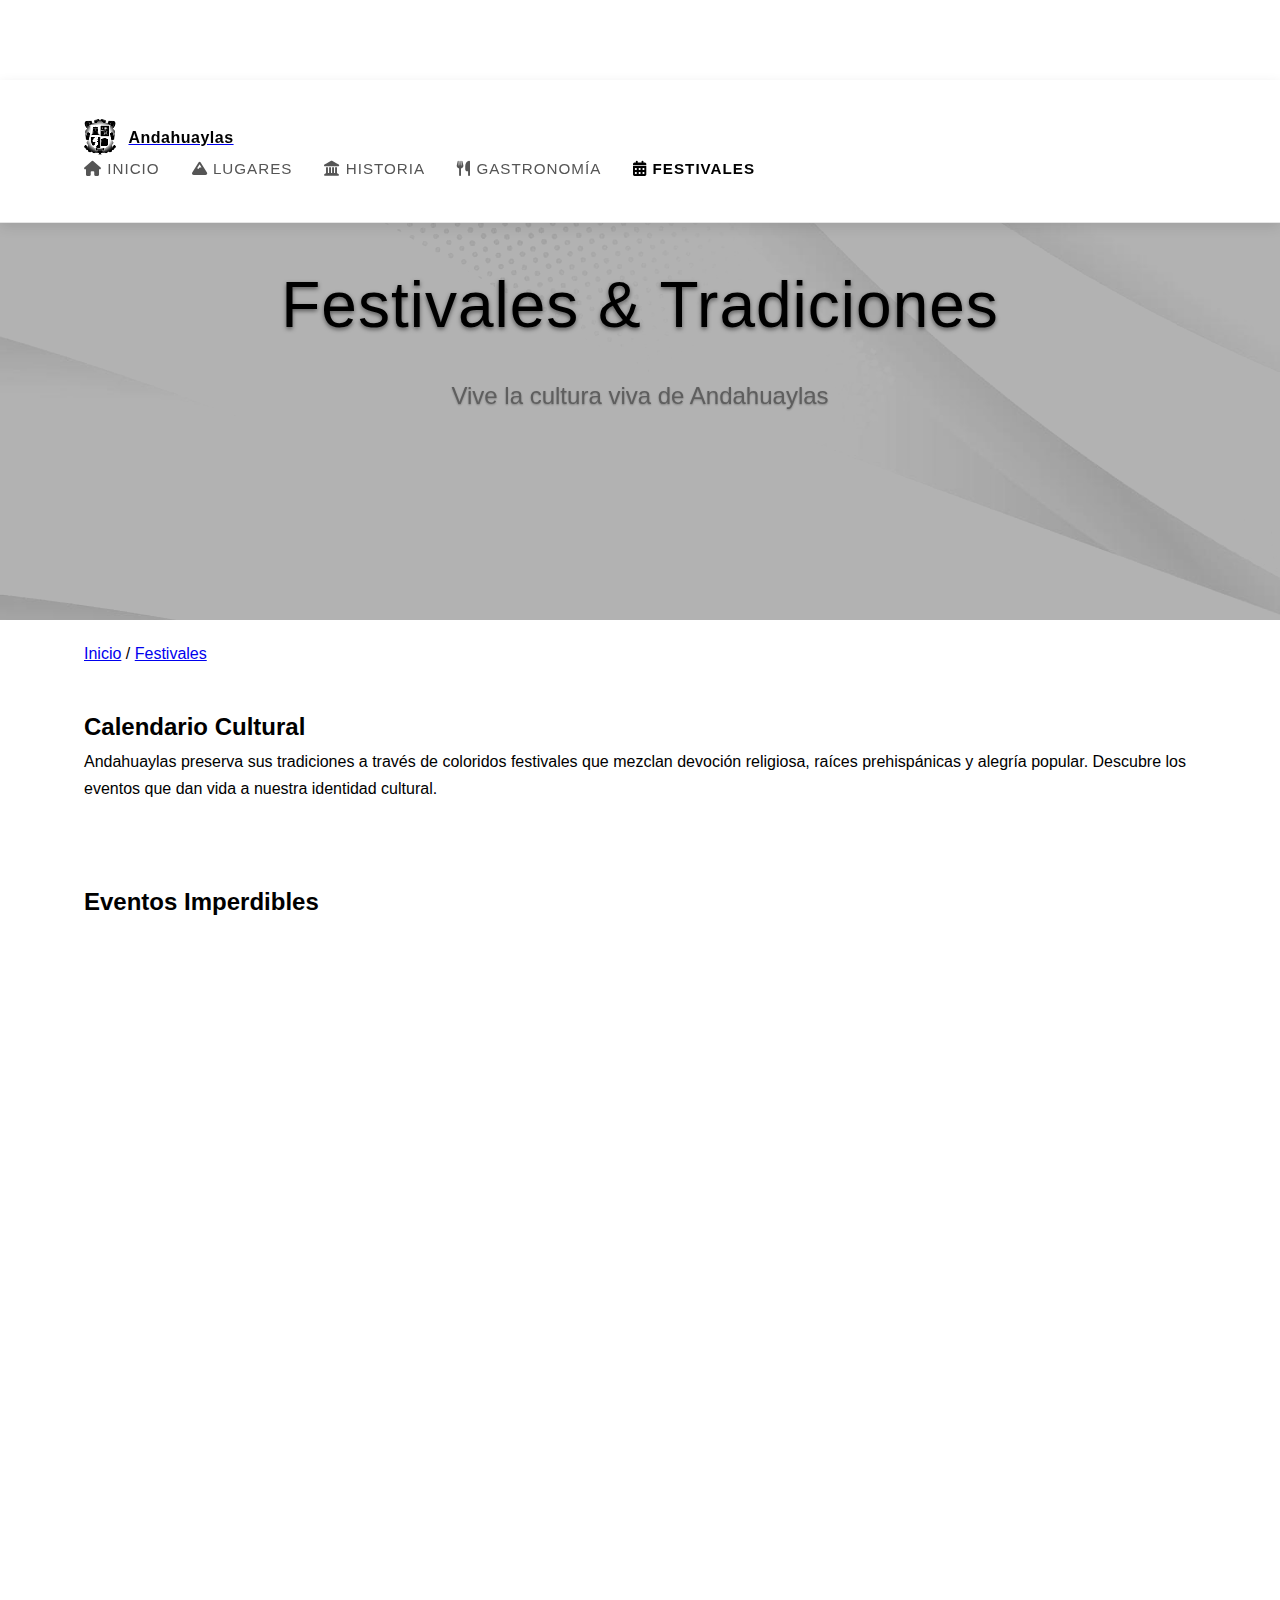
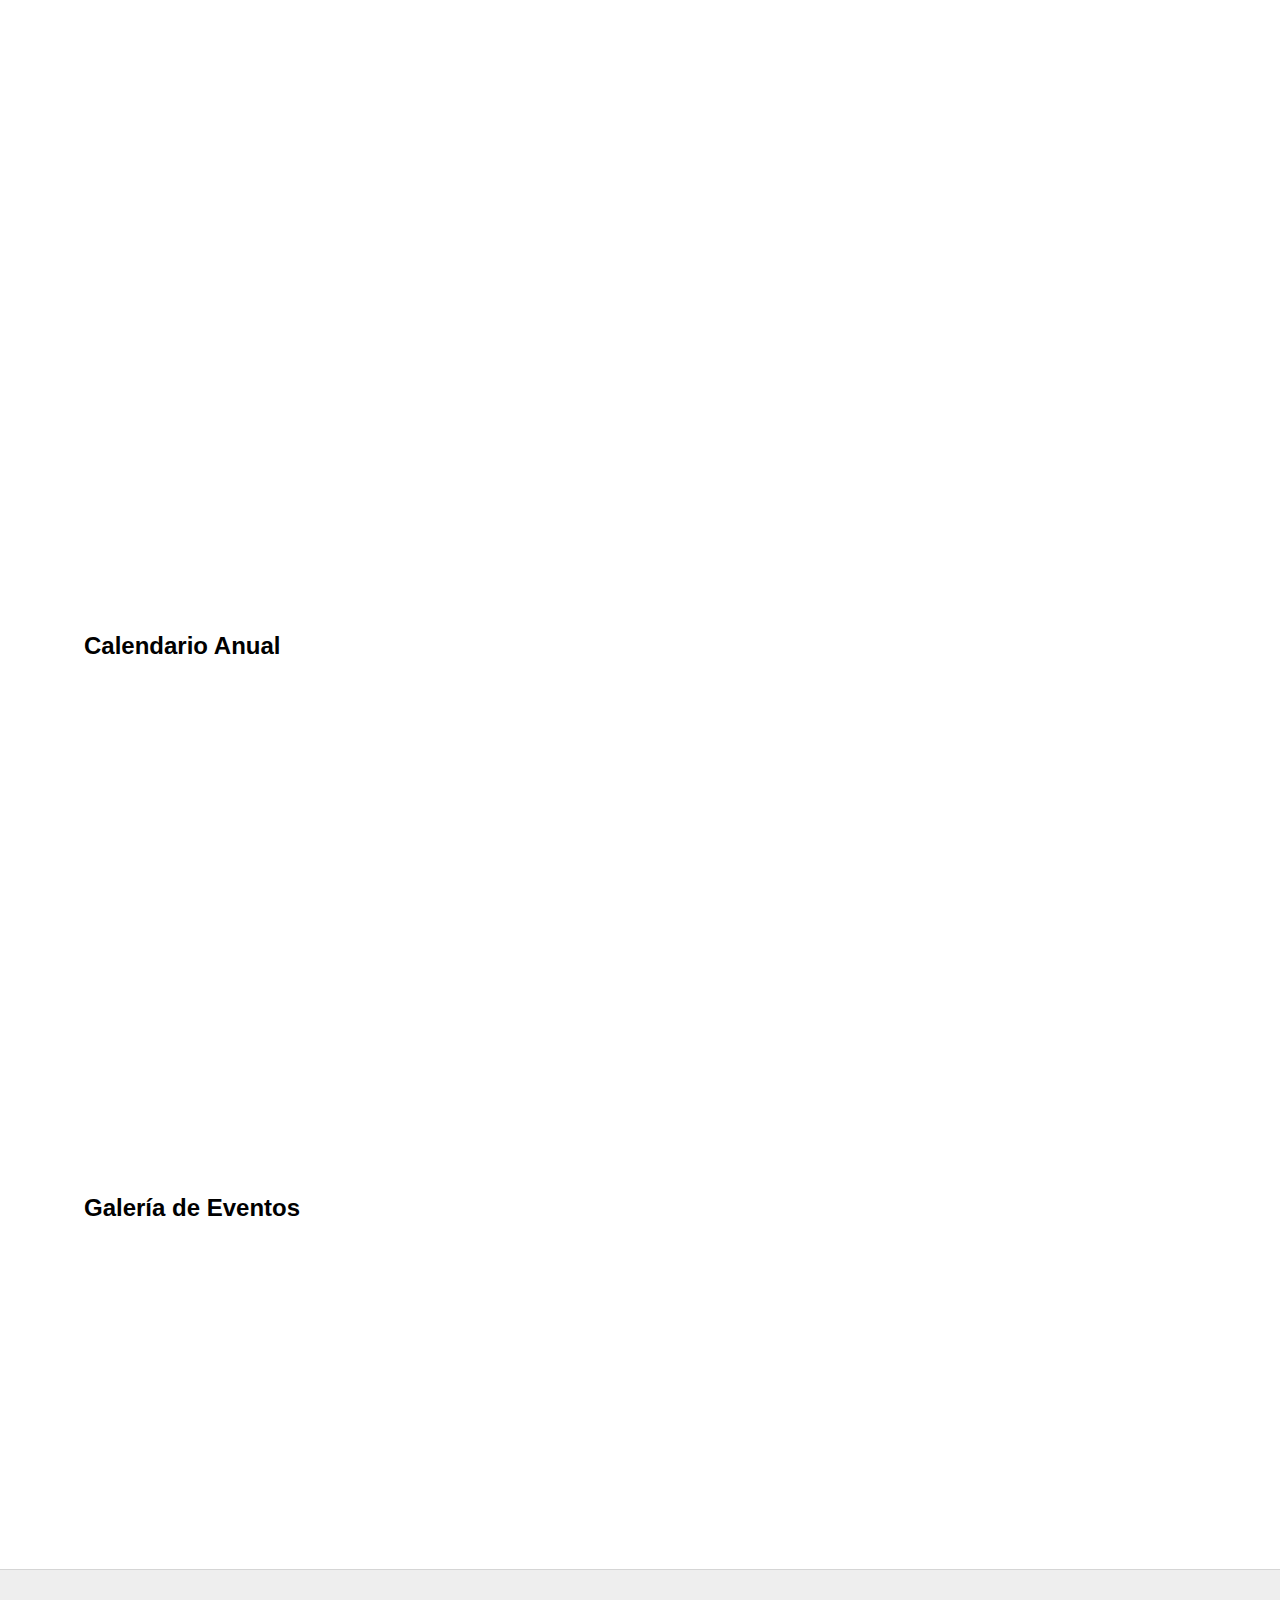
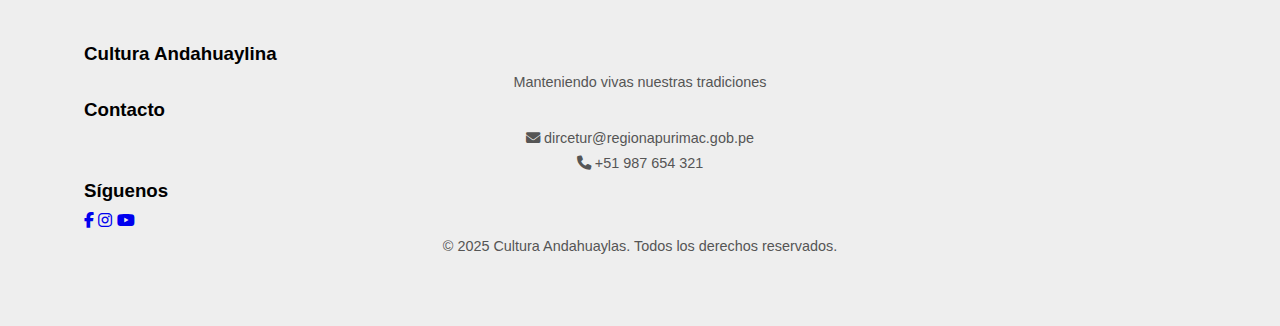
<file: pages/festivales.html>
<!DOCTYPE html>
<html lang="es">
<head>
    <meta charset="UTF-8">
    <meta name="viewport" content="width=device-width, initial-scale=1.0">
    <title>Festivales de Andahuaylas | Cultura Viva</title>
    <link rel="stylesheet" href="../css/style.css">
    <link rel="stylesheet" href="../css/festivales.css">
    <link rel="stylesheet" href="https://cdnjs.cloudflare.com/ajax/libs/font-awesome/6.4.0/css/all.min.css">
    <link rel="icon" href="../images/andahuaylas/Escudo_de_Andahuaylas.png">
</head>
<body class="festivals-page">
    <!-- Barra de Navegación -->
    <header class="header">
        <div class="container">
            <a href="../index.html" class="logo">
                <img src="../images/andahuaylas/Escudo_de_Andahuaylas.png" alt="Logo Andahuaylas">
                <span class="logo-text">Andahuaylas</span>
            </a>
            <nav class="navbar">
                <ul>
                    <li><a href="../index.html" class="nav-link"><i class="fas fa-home"></i> <span class="link-text">Inicio</span></a></li>
                    <li><a href="lugares.html" class="nav-link"><i class="fas fa-mountain"></i> <span class="link-text">Lugares</span></a></li>
                    <li><a href="historia.html" class="nav-link"><i class="fas fa-landmark"></i> <span class="link-text">Historia</span></a></li>
                    <li><a href="gastronomia.html" class="nav-link"><i class="fas fa-utensils"></i> <span class="link-text">Gastronomía</span></a></li>
                    <li><a href="festivales.html" class="nav-link active"><i class="fas fa-calendar-alt"></i> <span class="link-text">Festivales</span></a></li>
                </ul>
            </nav>
            <button class="menu-toggle"><i class="fas fa-bars"></i></button>
        </div>
    </header>

    <!-- Hero Section -->
    <section class="festivals-hero">
        <div class="hero-image" style="background-image: url('../images/andahuaylas/fon.jpg');"></div>
        <div class="hero-content">
            <h1 class="hero-title">Festivales & Tradiciones</h1>
            <p class="hero-subtitle">Vive la cultura viva de Andahuaylas</p>
        </div>
    </section>

    <!-- Migas de pan -->
    <div class="breadcrumb container">
        <a href="../index.html">Inicio</a>
        <span>/</span>
        <a href="festivales.html">Festivales</a>
    </div>

    <!-- Contenido Principal -->
    <main class="festivals-main container">
        <!-- Introducción -->
        <section class="intro-section">
            <h2 class="section-title">Calendario Cultural</h2>
            <p class="section-description">Andahuaylas preserva sus tradiciones a través de coloridos festivales que mezclan devoción religiosa, raíces prehispánicas y alegría popular. Descubre los eventos que dan vida a nuestra identidad cultural.</p>
        </section>

        <!-- Festivales Destacados -->
        <section class="featured-festivals">
            <h2 class="section-title">Eventos Imperdibles</h2>
            
            <div class="festivals-grid">
                <!-- Festival 1 -->
                <article class="festival-card">
                    <div class="festival-image">
                        <img src="../images/festivales/hq720.jpg" alt="Carnaval Andahuaylino">
                        <div class="festival-date">
                            <span class="month">FEB</span>
                            <span class="day">15-25</span>
                        </div>
                    </div>
                    <div class="festival-content">
                        <h3>Carnaval Andahuaylino</h3>
                        <div class="festival-meta">
                            <span><i class="fas fa-map-marker-alt"></i> Plaza de Armas</span>
                            <span><i class="fas fa-users"></i> Participación masiva</span>
                        </div>
                        <p class="festival-description">Celebración llena de color con yunzas, cortamontes y comparsas. Los participantes bailan al ritmo de huaynos y chonguinadas.</p>
                        <a href="https://www.pukllay.pe/?nacional" class="btn btn-outline">Ver Galería <i class="fas fa-arrow-right"></i></a>
                    </div>
                </article>

                <!-- Festival 2 -->
                <article class="festival-card">
                    <div class="festival-image">
                        <img src="../images/festivales/vir.jpg" alt="Fiesta de la Virgen de Cocharcas">
                        <div class="festival-date">
                            <span class="month">SEP</span>
                            <span class="day">8-15</span>
                        </div>
                    </div>
                    <div class="festival-content">
                        <h3>Virgen de Cocharcas</h3>
                        <div class="festival-meta">
                            <span><i class="fas fa-map-marker-alt"></i> Santuario de Cocharcas</span>
                            <span><i class="fas fa-users"></i> Peregrinación nacional</span>
                        </div>
                        <p class="festival-description">La festividad religiosa más importante con procesiones, fuegos artificiales y demostraciones de fe que atraen a miles de devotos.</p>
                        <a href="https://www.facebook.com/UgelAndahuaylasA/videos/historia-virgen-de-cocharcas/1440672019639668/" class="btn btn-outline">Ver historia <i class="fas fa-arrow-right"></i></a>
                    </div>
                </article>

                <!-- Festival 3 -->
                <article class="festival-card">
                    <div class="festival-image">
                        <img src="../images/festivales/bicew.jpg" alt="Aniversario de Andahuaylas">
                        <div class="festival-date">
                            <span class="month">JUN</span>
                            <span class="day">28-JUL 1</span>
                        </div>
                    </div>
                    <div class="festival-content">
                        <h3>Aniversario de Andahuaylas</h3>
                        <div class="festival-meta">
                            <span><i class="fas fa-map-marker-alt"></i> Ciudad completa</span>
                            <span><i class="fas fa-users"></i> Eventos cívicos</span>
                        </div>
                        <p class="festival-description">Celebración de la fundación española con pasacalles, ferias gastronómicas y espectáculos culturales en toda la ciudad.</p>
                        <a href="https://www.facebook.com/ContactoDirectoN/posts/-afiche-oficial-del-bicentenario-andahuaylas-2025-municipalidad-de-andahuaylas-p/1144399421048645/" class="btn btn-outline">Ver Mas <i class="fas fa-arrow-right"></i></a>
                    </div>
                </article>
            </div>
        </section>

        <!-- Calendario Anual -->
        <section class="calendar-section">
            <h2 class="section-title">Calendario Anual</h2>
            <div class="calendar-container">
                <div class="calendar-month">
                    <h3>Enero</h3>
                    <ul>
                        <li><span class="date">6</span> Bajada de Reyes</li>
                        <li><span class="date">20</span> Festival del Qapchi</li>
                    </ul>
                </div>
                <div class="calendar-month">
                    <h3>Febrero</h3>
                    <ul>
                        <li><span class="date">15-25</span> Carnaval Andahuaylino</li>
                    </ul>
                </div>
                <div class="calendar-month">
                    <h3>Mayo</h3>
                    <ul>
                        <li><span class="date">3</span> Fiesta de las Cruces</li>
                    </ul>
                </div>
                <div class="calendar-month">
                    <h3>Junio</h3>
                    <ul>
                        <li><span class="date">24</span> Inti Raymi Local</li>
                        <li><span class="date">28-Jul 1</span> Aniversario</li>
                    </ul>
                </div>
                <div class="calendar-month">
                    <h3>Septiembre</h3>
                    <ul>
                        <li><span class="date">8-15</span> Virgen de Cocharcas</li>
                    </ul>
                </div>
                <div class="calendar-month">
                    <h3>Diciembre</h3>
                    <ul>
                        <li><span class="date">24</span> Navidad Andina</li>
                    </ul>
                </div>
            </div>
        </section>

        <!-- Galería Multimedia -->
        <section class="gallery-section">
            <h2 class="section-title">Galería de Eventos</h2>
            <div class="gallery-grid">
                <div class="gallery-item">
                    <img src="../images/festivales/car.jpg" alt="Danza tradicional">
                    <div class="gallery-caption">Chonguinada - Danza típica</div>
                </div>
                <div class="gallery-item">
                    <img src="../images/festivales/proce.jpg" alt="Procesión religiosa">
                    <div class="gallery-caption">Procesión Virgen de Cocharcas</div>
                </div>
                <div class="gallery-item">
                    <img src="../images/festivales/teja.jpg" alt="Feria artesanal">
                    <div class="gallery-caption">Feria de artesanías</div>
                </div>
                
            </div>
        </section>
    </main>

    <!-- Footer -->
    <footer class="footer">
        <div class="container">
            <div class="footer-content">
                <div class="footer-section">
                    <h3>Cultura Andahuaylina</h3>
                    <p>Manteniendo vivas nuestras tradiciones</p>
                </div>
                <div class="footer-section">
                    <h3>Contacto</h3>
                    <p><i class="fas fa-envelope"></i> dircetur@regionapurimac.gob.pe</p>
                    <p><i class="fas fa-phone"></i> +51 987 654 321</p>
                </div>
                <div class="footer-section">
                    <h3>Síguenos</h3>
                    <div class="social-links">
                        <a href="#"><i class="fab fa-facebook-f"></i></a>
                        <a href="#"><i class="fab fa-instagram"></i></a>
                        <a href="#"><i class="fab fa-youtube"></i></a>
                    </div>
                </div>
            </div>
            <div class="copyright">
                <p>&copy; 2025 Cultura Andahuaylas. Todos los derechos reservados.</p>
            </div>
        </div>
    </footer>

    <script src="../js/festivales.js"></script>
</body>
</html>
</file>
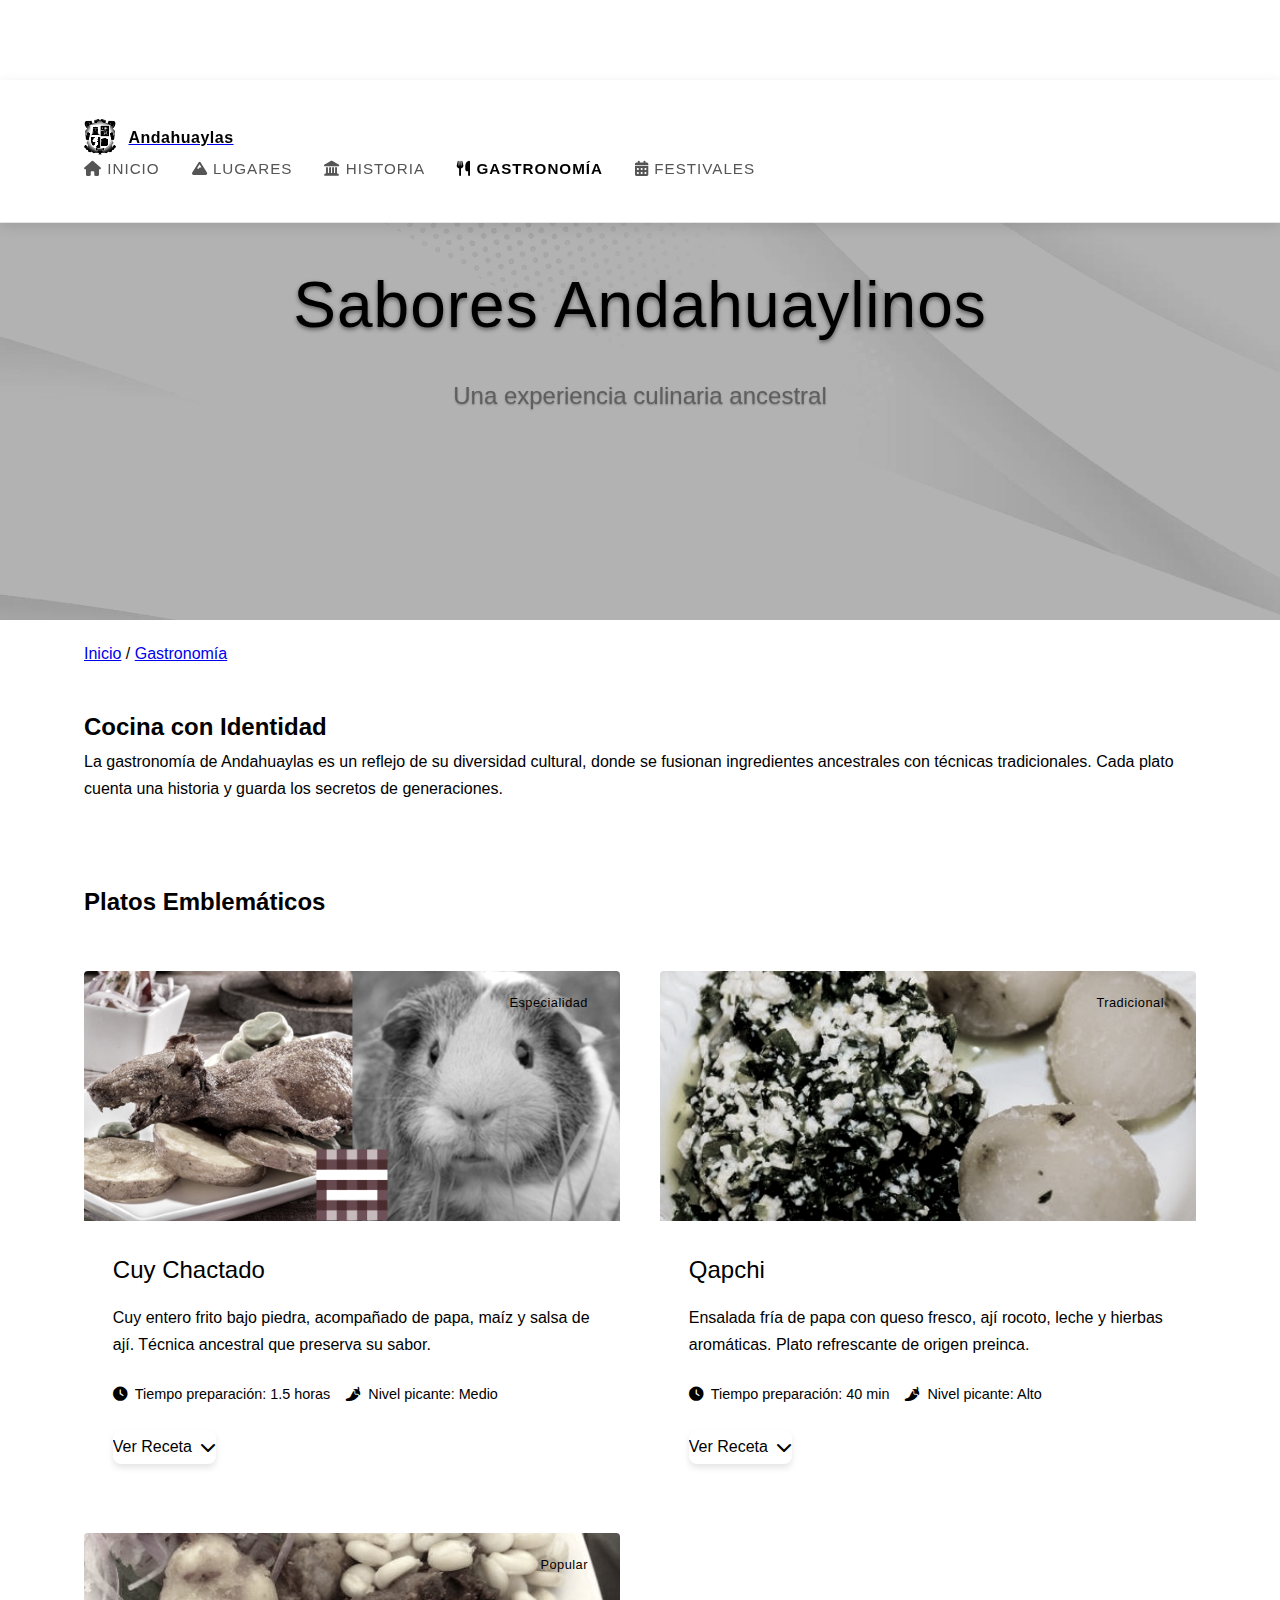
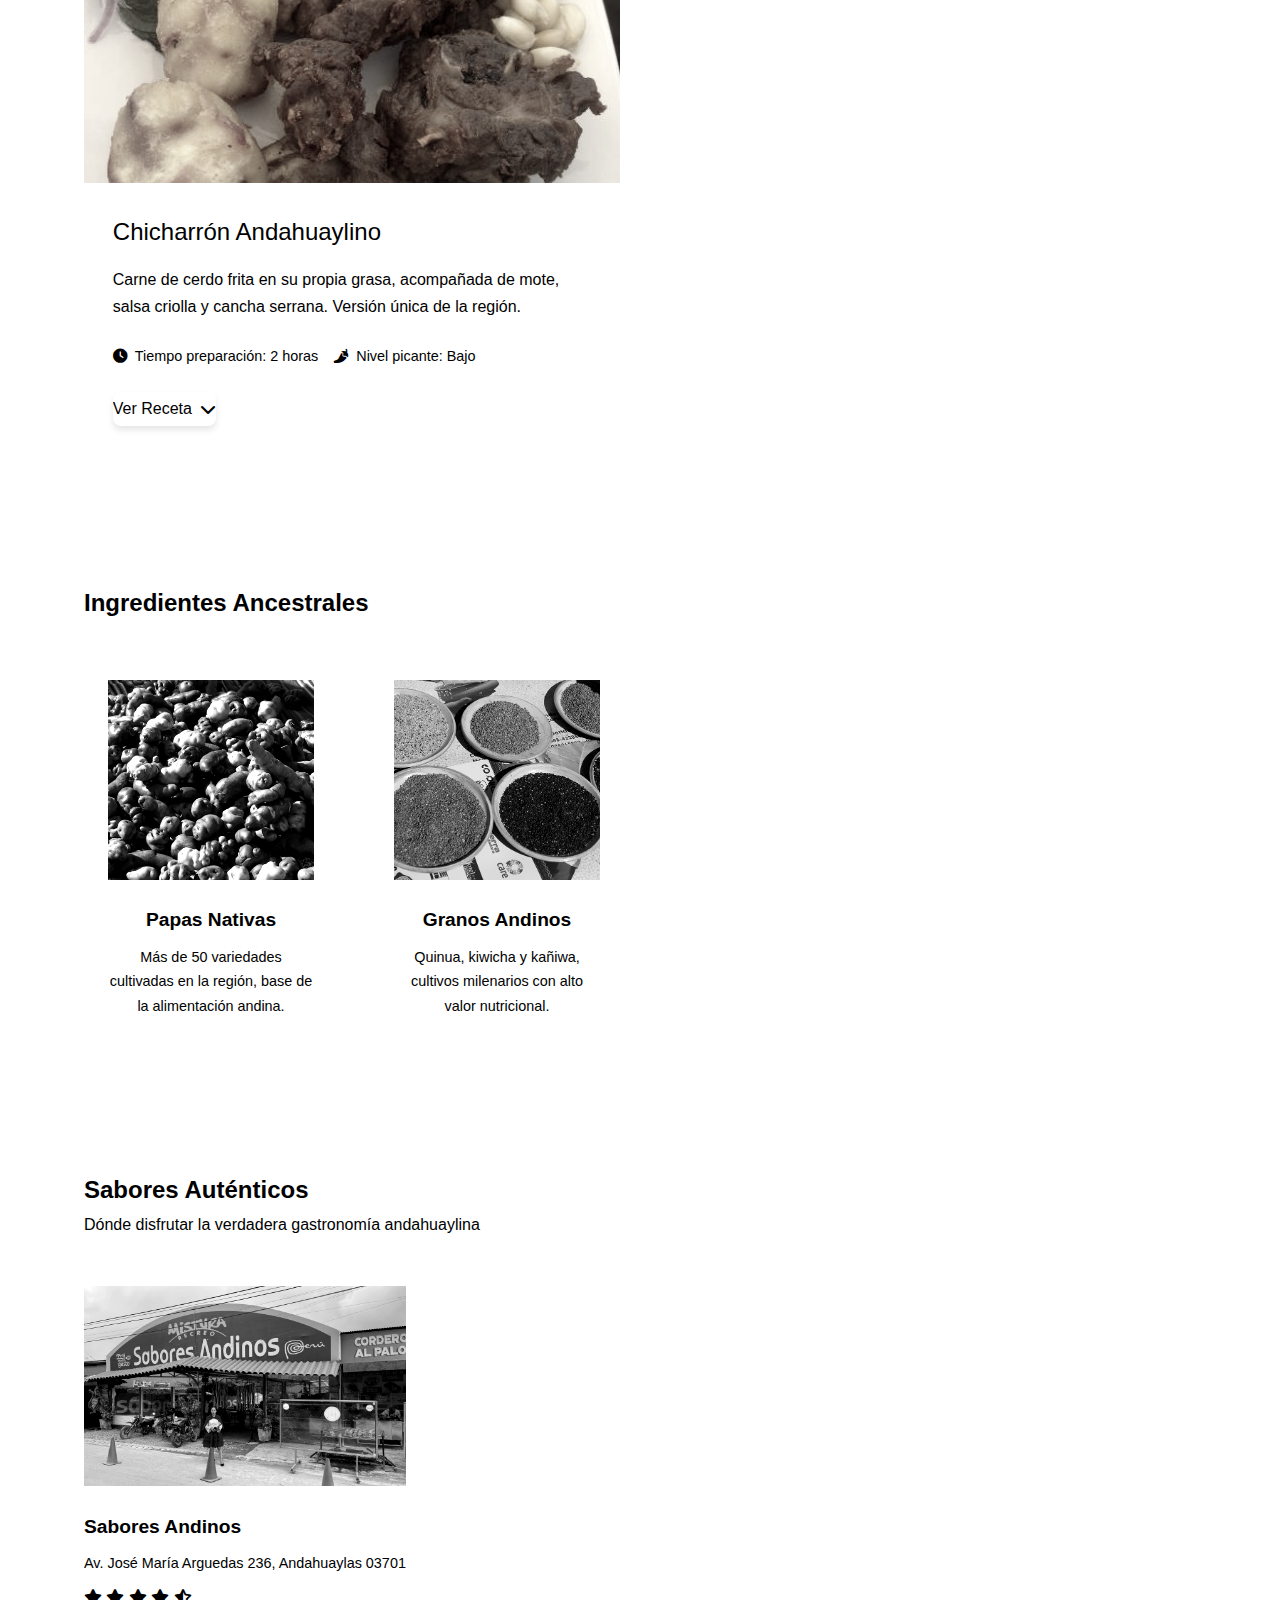
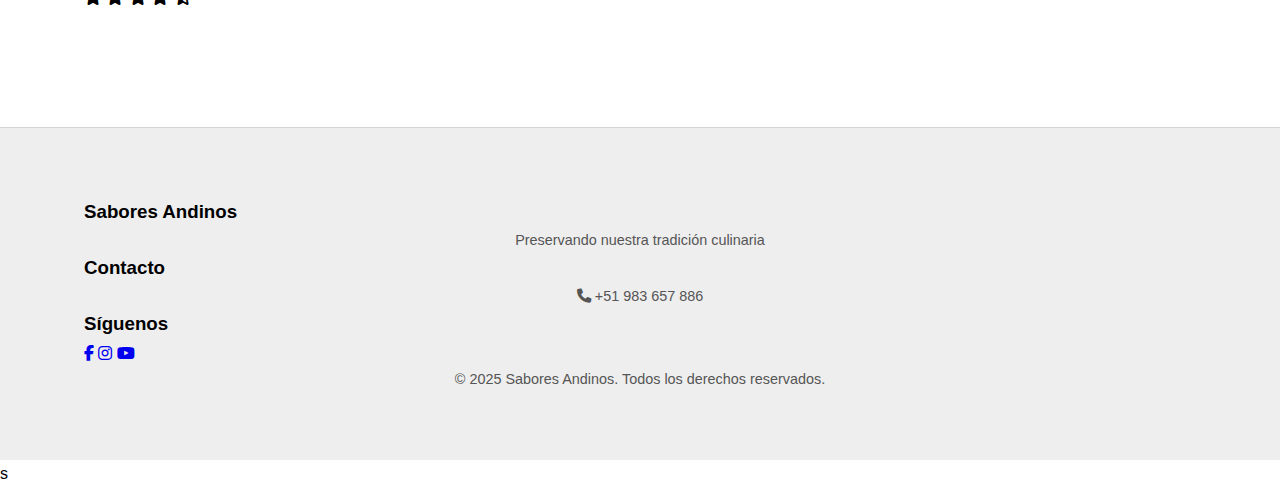
<file: pages/gastronomia.html>
<!DOCTYPE html>
<html lang="es">
<head>
    <meta charset="UTF-8">
    <meta name="viewport" content="width=device-width, initial-scale=1.0">
    <title>Gastronomía de Andahuaylas | Sabores Andinos</title>
    <link rel="stylesheet" href="../css/style.css">
    <link rel="stylesheet" href="../css/gastronomia.css">
    <link rel="stylesheet" href="https://cdnjs.cloudflare.com/ajax/libs/font-awesome/6.4.0/css/all.min.css">
    <link rel="icon" href="../images/andahuaylas/Escudo_de_Andahuaylas.png">
</head>
<body class="gastronomy-page">
    <!-- Barra de Navegación -->
    <header class="header">
        <div class="container">
            <a href="../index.html" class="logo">
                <img src="../images/andahuaylas/Escudo_de_Andahuaylas.png" alt="Logo Andahuaylas">
                <span class="logo-text">Andahuaylas</span>
            </a>
            <nav class="navbar">
                <ul>
                    <li><a href="../index.html" class="nav-link"><i class="fas fa-home"></i> <span class="link-text">Inicio</span></a></li>
                    <li><a href="lugares.html" class="nav-link"><i class="fas fa-mountain"></i> <span class="link-text">Lugares</span></a></li>
                    <li><a href="historia.html" class="nav-link"><i class="fas fa-landmark"></i> <span class="link-text">Historia</span></a></li>
                    <li><a href="gastronomia.html" class="nav-link active"><i class="fas fa-utensils"></i> <span class="link-text">Gastronomía</span></a></li>
                    <li><a href="festivales.html" class="nav-link"><i class="fas fa-calendar-alt"></i> <span class="link-text">Festivales</span></a></li>
                </ul>
            </nav>
            <button class="menu-toggle"><i class="fas fa-bars"></i></button>
        </div>
    </header>

    <!-- Hero Section -->
    <section class="gastronomy-hero">
        <div class="hero-image" style="background-image: url('../images/andahuaylas/fon.jpg');"></div>
        <div class="hero-content">
            <h1 class="hero-title">Sabores Andahuaylinos</h1>
            <p class="hero-subtitle">Una experiencia culinaria ancestral</p>
        </div>
    </section>

    <!-- Migas de pan -->
    <div class="breadcrumb container">
        <a href="../index.html">Inicio</a>
        <span>/</span>
        <a href="gastronomia.html">Gastronomía</a>
    </div>

    <!-- Contenido Principal -->
    <main class="gastronomy-main container">
        <!-- Introducción -->
        <section class="intro-section">
            <h2 class="section-title">Cocina con Identidad</h2>
            <p class="section-description">La gastronomía de Andahuaylas es un reflejo de su diversidad cultural, donde se fusionan ingredientes ancestrales con técnicas tradicionales. Cada plato cuenta una historia y guarda los secretos de generaciones.</p>
        </section>

        <!-- Platos Típicos -->
        <section class="dishes-section">
            <h2 class="section-title">Platos Emblemáticos</h2>
            
            <div class="dishes-grid">
                <!-- Plato 1 -->
                <article class="dish-card">
                    <div class="dish-image">
                        <img src="../images/gastronomia/cuy.jpg" alt="Cuy Chactado">
                        <span class="dish-badge">Especialidad</span>
                    </div>
                    <div class="dish-content">
                        <h3>Cuy Chactado</h3>
                        <p class="dish-description">Cuy entero frito bajo piedra, acompañado de papa, maíz y salsa de ají. Técnica ancestral que preserva su sabor.</p>
                        <div class="dish-details">
                            <p><i class="fas fa-clock"></i> Tiempo preparación: 1.5 horas</p>
                            <p><i class="fas fa-pepper-hot"></i> Nivel picante: Medio</p>
                        </div>
                        <button class="recipe-toggle">Ver Receta <i class="fas fa-chevron-down"></i></button>
                        <div class="dish-recipe">
                            <h4>Ingredientes:</h4>
                            <ul>
                                <li>1 cuy entero limpio</li>
                                <li>5 papas amarillas</li>
                                <li>2 cucharadas de ají panca</li>
                                <li>3 dientes de ajo</li>
                                <li>Sal y comino al gusto</li>
                            </ul>
                            <h4>Preparación:</h4>
                            <ol>
                                <li>Marinar el cuy con ajos molidos, sal y comino por 1 hora.</li>
                                <li>Calentar piedra plana o sartén pesada.</li>
                                <li>Colocar el cuy y presionar con otra piedra caliente.</li>
                                <li>Cocinar por 45 minutos volteando ocasionalmente.</li>
                            </ol>
                        </div>
                    </div>
                </article>

                <!-- Plato 2 -->
                <article class="dish-card">
                    <div class="dish-image">
                        <img src="../images/gastronomia/cap.jpg" alt="Qapchi">
                        <span class="dish-badge">Tradicional</span>
                    </div>
                    <div class="dish-content">
                        <h3>Qapchi</h3>
                        <p class="dish-description">Ensalada fría de papa con queso fresco, ají rocoto, leche y hierbas aromáticas. Plato refrescante de origen preinca.</p>
                        <div class="dish-details">
                            <p><i class="fas fa-clock"></i> Tiempo preparación: 40 min</p>
                            <p><i class="fas fa-pepper-hot"></i> Nivel picante: Alto</p>
                        </div>
                        <button class="recipe-toggle">Ver Receta <i class="fas fa-chevron-down"></i></button>
                        <div class="dish-recipe">
                            <h4>Ingredientes:</h4>
                            <ul>
                                <li>6 papas blancas cocidas</li>
                                <li>200g de queso fresco</li>
                                <li>1 rocoto picado fino</li>
                                <li>1/2 taza de leche fresca</li>
                                <li>Huacatay y cebolla china</li>
                            </ul>
                            <h4>Preparación:</h4>
                            <ol>
                                <li>Cortar las papas en rodajas gruesas.</li>
                                <li>Mezclar con queso desmenuzado y rocoto.</li>
                                <li>Agregar leche poco a poco hasta obtener consistencia cremosa.</li>
                                <li>Decorar con huacatay y cebolla china picada.</li>
                            </ol>
                        </div>
                    </div>
                </article>

                <!-- Plato 3 -->
                <article class="dish-card">
                    <div class="dish-image">
                        <img src="../images/gastronomia/chi.jpg" alt="Chicharrón Andahuaylino">
                        <span class="dish-badge">Popular</span>
                    </div>
                    <div class="dish-content">
                        <h3>Chicharrón Andahuaylino</h3>
                        <p class="dish-description">Carne de cerdo frita en su propia grasa, acompañada de mote, salsa criolla y cancha serrana. Versión única de la región.</p>
                        <div class="dish-details">
                            <p><i class="fas fa-clock"></i> Tiempo preparación: 2 horas</p>
                            <p><i class="fas fa-pepper-hot"></i> Nivel picante: Bajo</p>
                        </div>
                        <button class="recipe-toggle">Ver Receta <i class="fas fa-chevron-down"></i></button>
                        <div class="dish-recipe">
                            <h4>Ingredientes:</h4>
                            <ul>
                                <li>1kg de carne de cerdo (panceta y pierna)</li>
                                <li>2 tazas de mote</li>
                                <li>1 cebolla roja en juliana</li>
                                <li>3 limones</li>
                                <li>Ají amarillo molido</li>
                            </ul>
                            <h4>Preparación:</h4>
                            <ol>
                                <li>Cortar la carne en trozos medianos.</li>
                                <li>Cocinar a fuego lento en su propia grasa por 1.5 horas.</li>
                                <li>Dorar a fuego alto los últimos 15 minutos.</li>
                                <li>Servir con mote, salsa criolla y rodajas de limón.</li>
                            </ol>
                        </div>
                    </div>
                </article>
            </div>
        </section>

        <!-- Ingredientes Tradicionales -->
        <section class="ingredients-section">
            <h2 class="section-title">Ingredientes Ancestrales</h2>
            <div class="ingredients-grid">
                <div class="ingredient-card">
                    <img src="../images/gastronomia/pa.jpg" alt="Papa Nativa">
                    <h3>Papas Nativas</h3>
                    <p>Más de 50 variedades cultivadas en la región, base de la alimentación andina.</p>
                </div>
                <div class="ingredient-card">
                    <img src="../images/gastronomia/qui.jpg" alt="Quinua">
                    <h3>Granos Andinos</h3>
                    <p>Quinua, kiwicha y kañiwa, cultivos milenarios con alto valor nutricional.</p>
                </div>
            </div>
        </section>

        <!-- Restaurantes Recomendados -->
        <section class="restaurants-section">
            <h2 class="section-title">Sabores Auténticos</h2>
            <p class="section-subtitle">Dónde disfrutar la verdadera gastronomía andahuaylina</p>
            
            <div class="restaurants-slider">
                <div class="restaurant-card">
                    <img src="../images/gastronomia/sab.jpg" alt="El Fogón de los Chankas">
                    <h3>Sabores Andinos</h3>
                    <p>Av. José María Arguedas 236, Andahuaylas 03701</p>
                    <div class="restaurant-rating">
                        <i class="fas fa-star"></i>
                        <i class="fas fa-star"></i>
                        <i class="fas fa-star"></i>
                        <i class="fas fa-star"></i>
                        <i class="fas fa-star-half-alt"></i>
                    </div>
                </div>
                
                
            </div>
        </section>
    </main>

    <!-- Footer -->
    <footer class="footer">
        <div class="container">
            <div class="footer-content">
                <div class="footer-section">
                    <h3>Sabores Andinos</h3>
                    <p>Preservando nuestra tradición culinaria</p>
                </div>
                <div class="footer-section">
                    <h3>Contacto</h3>
                    
                    <p><i class="fas fa-phone"></i> +51 983 657 886</p>
                </div>
                <div class="footer-section">
                    <h3>Síguenos</h3>
                    <div class="social-links">
                        <a href="#"><i class="fab fa-facebook-f"></i></a>
                        <a href="#"><i class="fab fa-instagram"></i></a>
                        <a href="#"><i class="fab fa-youtube"></i></a>
                    </div>
                </div>
            </div>
            <div class="copyright">
                <p>&copy; 2025 Sabores Andinos. Todos los derechos reservados.</p>
            </div>
        </div>
    </footer>

    <script src="../js/gastronomia.js"></script>
</body>
</html>s
</file>
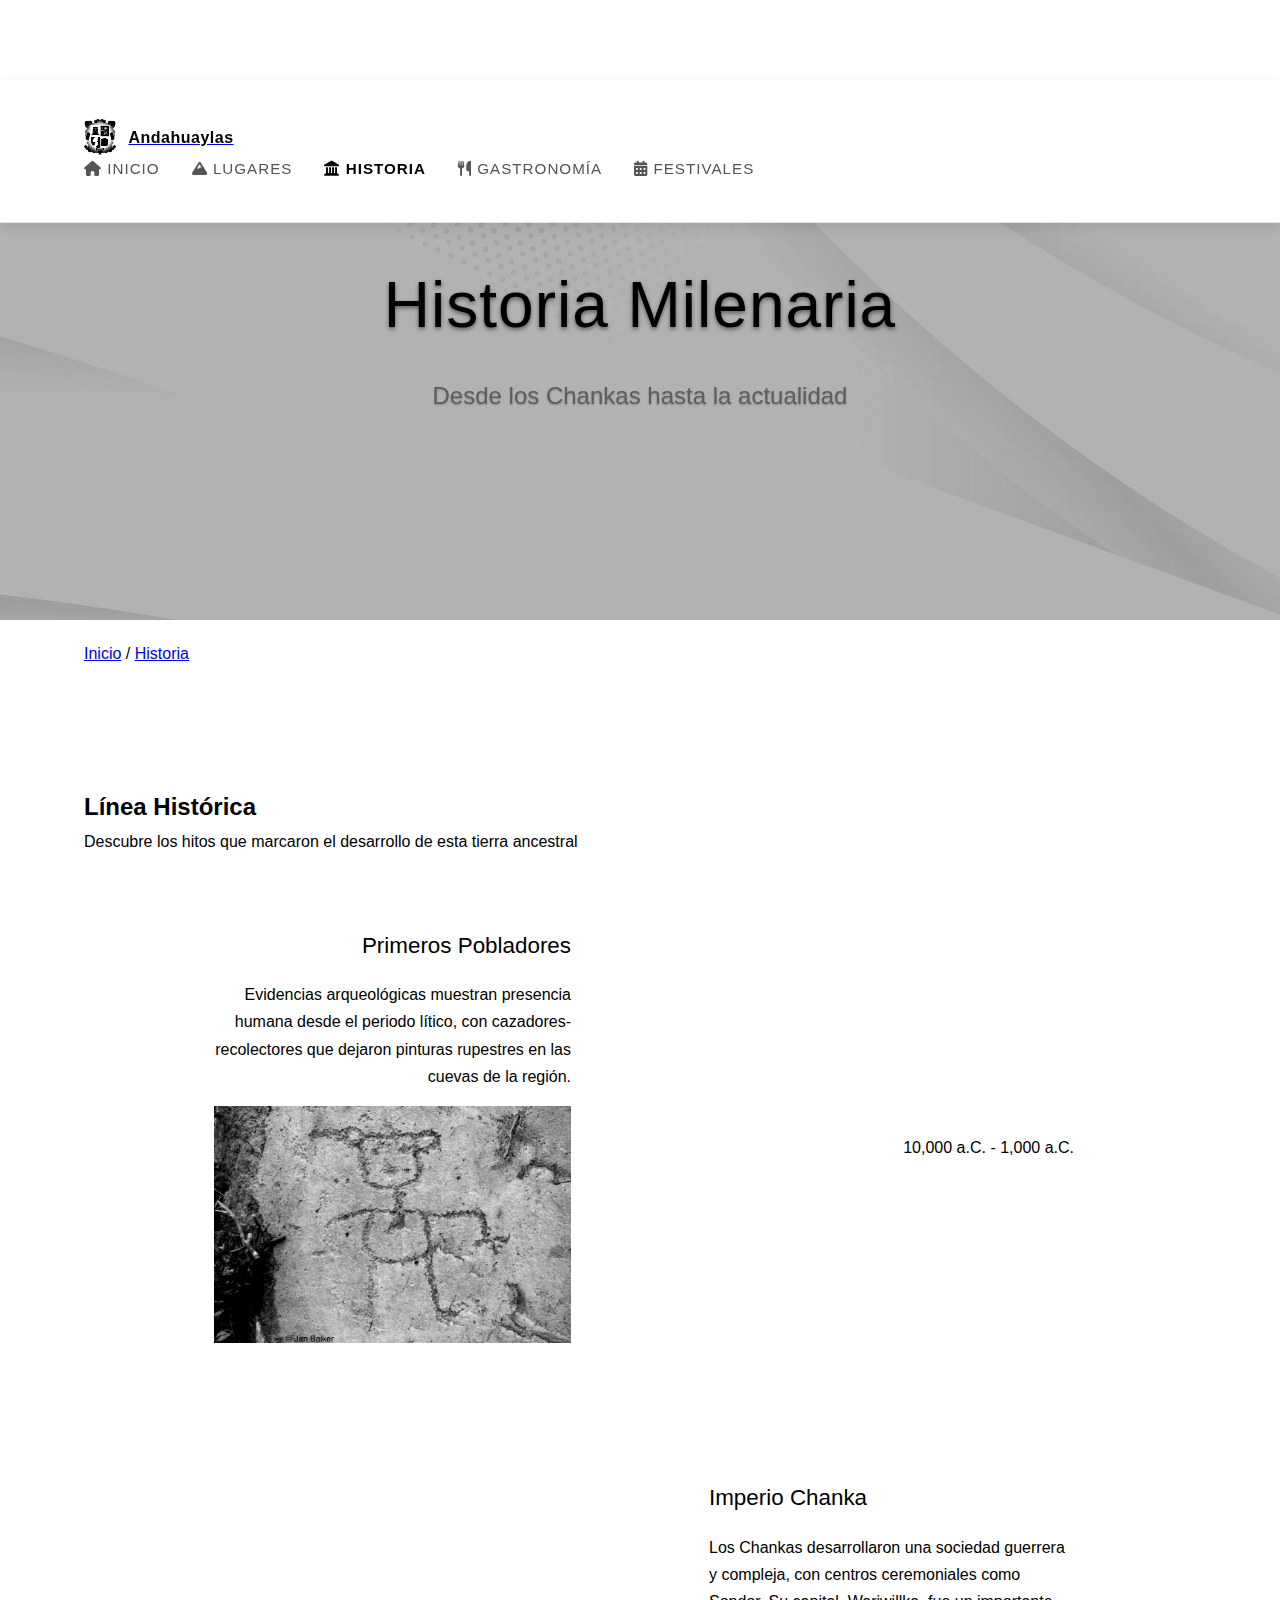
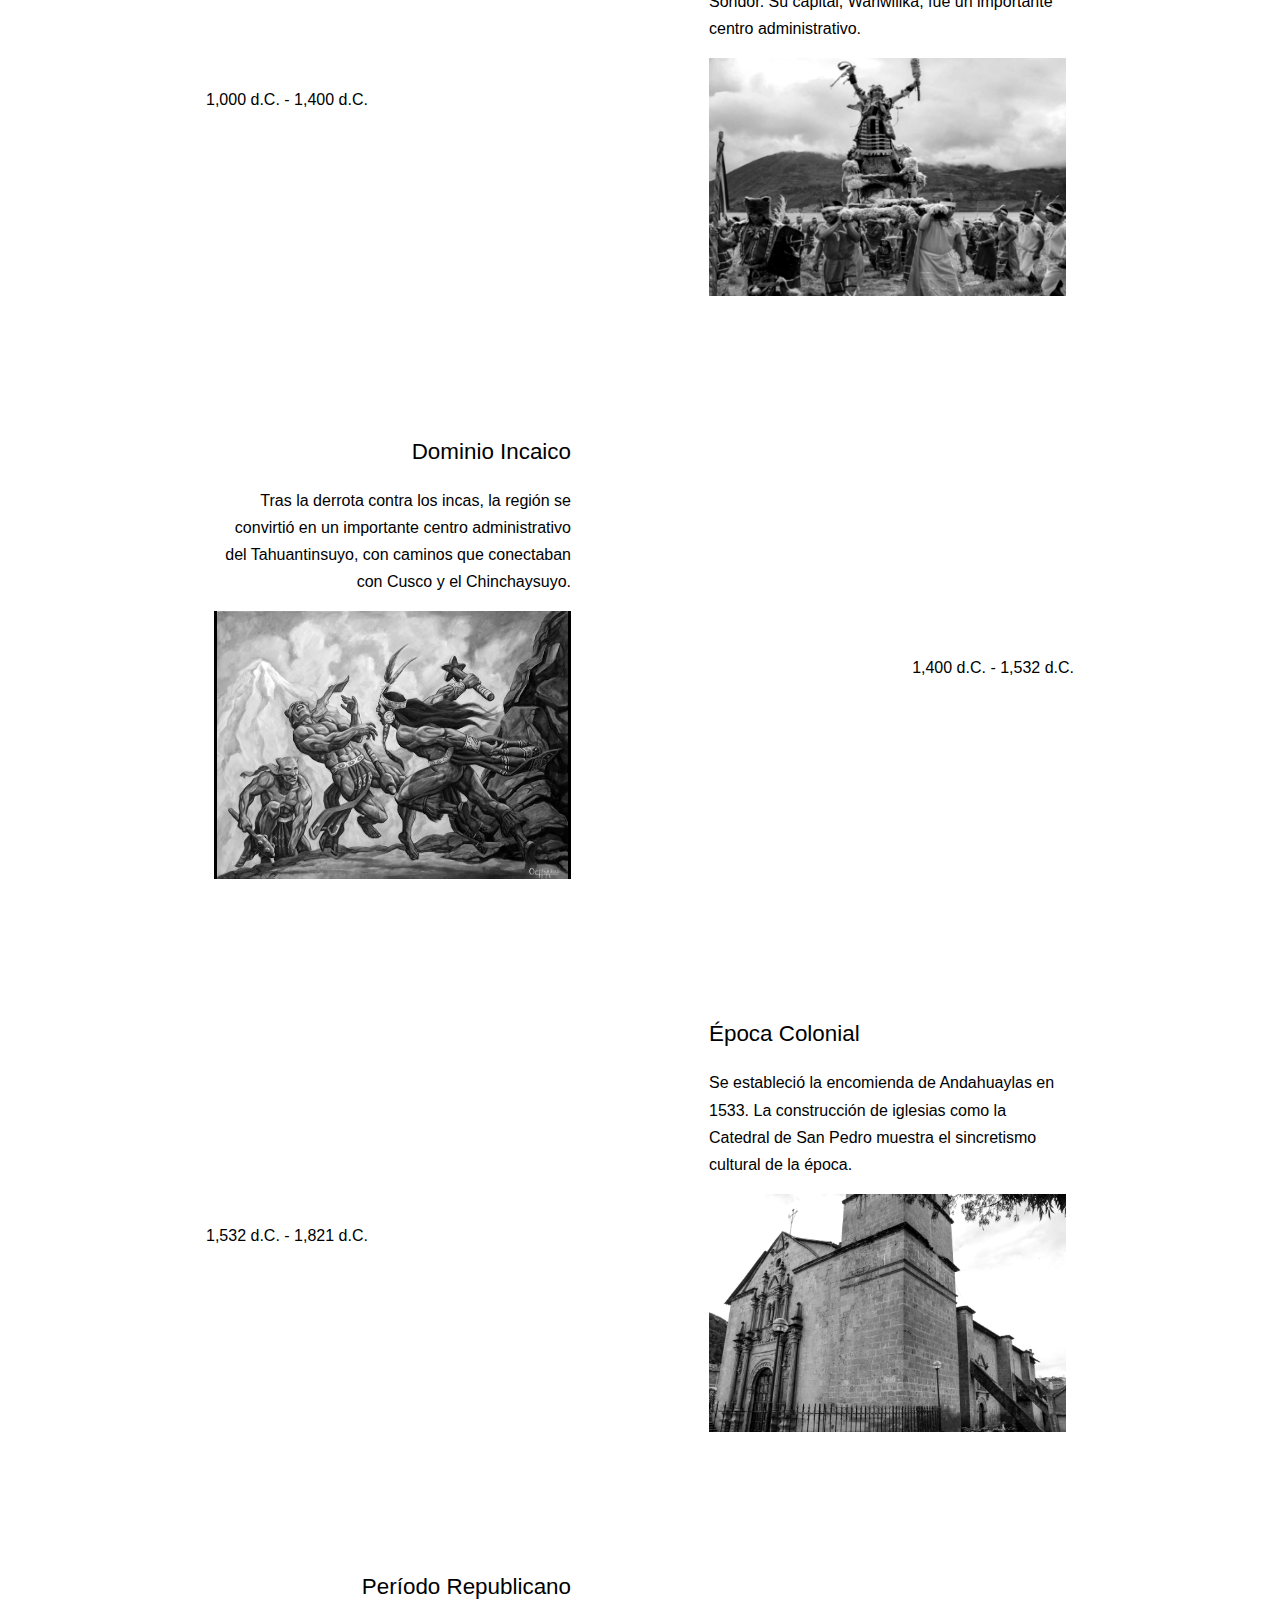
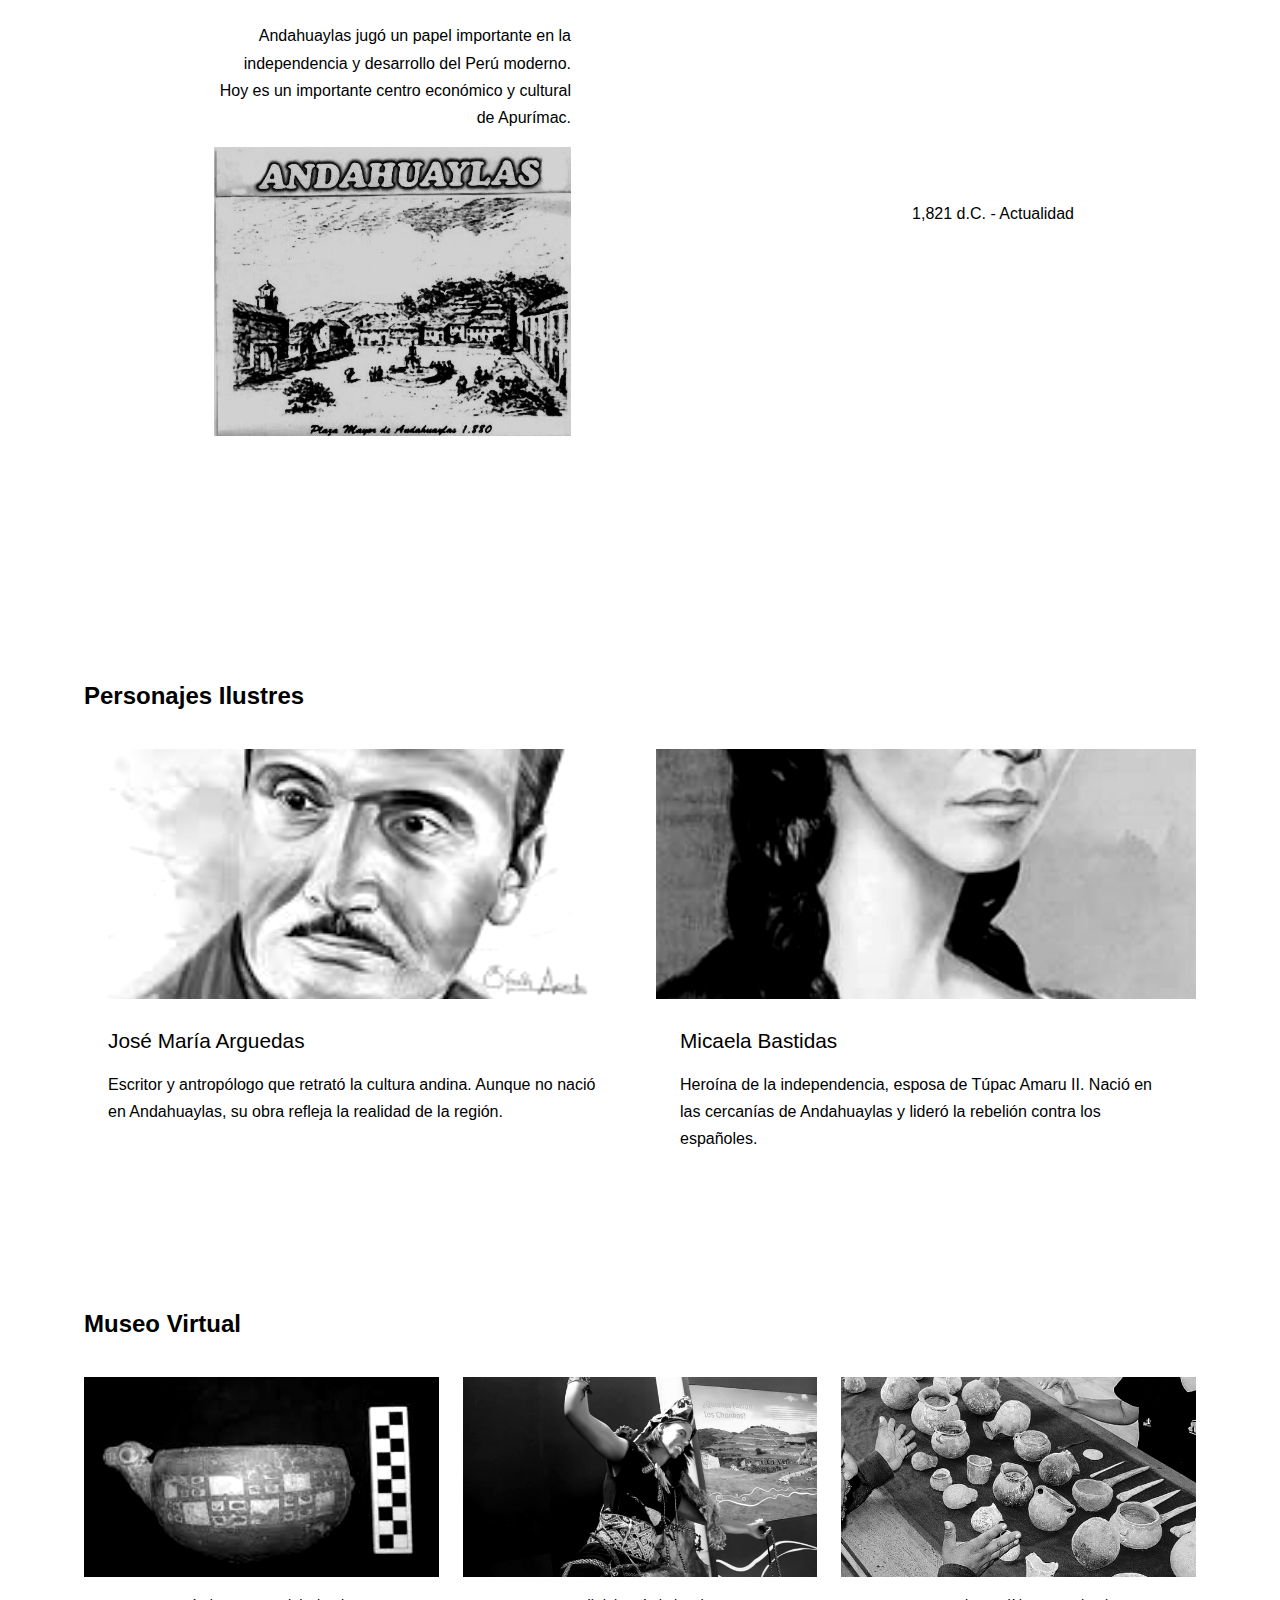
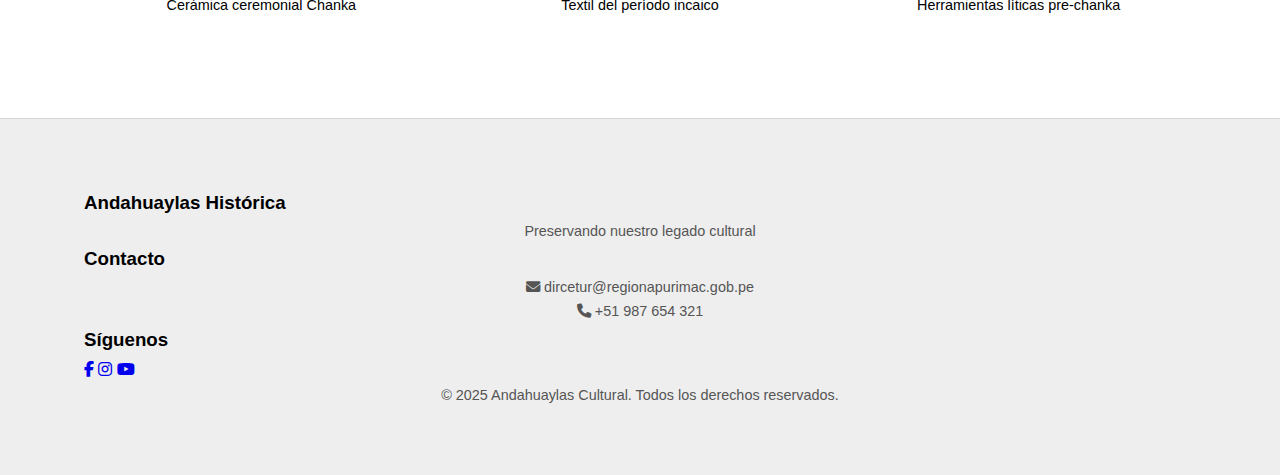
<file: pages/historia.html>
<!DOCTYPE html>
<html lang="es">
<head>
    <meta charset="UTF-8">
    <meta name="viewport" content="width=device-width, initial-scale=1.0">
    <title>Historia de Andahuaylas | Tierra de los Chankas</title>
    <link rel="stylesheet" href="../css/style.css">
    <link rel="stylesheet" href="../css/historia.css">
    <link rel="stylesheet" href="https://cdnjs.cloudflare.com/ajax/libs/font-awesome/6.4.0/css/all.min.css">
    <link rel="icon" href="../images/andahuaylas/Escudo_de_Andahuaylas.png">
</head>
<body class="history-page">
    <!-- Barra de Navegación -->
    <header class="header">
        <div class="container">
            <a href="../index.html" class="logo">
                <img src="../images/andahuaylas/Escudo_de_Andahuaylas.png" alt="Logo Andahuaylas">
                <span class="logo-text">Andahuaylas</span>
            </a>
            <nav class="navbar">
                <ul>
                    <li><a href="../index.html" class="nav-link"><i class="fas fa-home"></i> <span class="link-text">Inicio</span></a></li>
                    <li><a href="lugares.html" class="nav-link"><i class="fas fa-mountain"></i> <span class="link-text">Lugares</span></a></li>
                    <li><a href="historia.html" class="nav-link active"><i class="fas fa-landmark"></i> <span class="link-text">Historia</span></a></li>
                    <li><a href="gastronomia.html" class="nav-link"><i class="fas fa-utensils"></i> <span class="link-text">Gastronomía</span></a></li>
                    <li><a href="festivales.html" class="nav-link"><i class="fas fa-calendar-alt"></i> <span class="link-text">Festivales</span></a></li>
                </ul>
            </nav>
            <button class="menu-toggle"><i class="fas fa-bars"></i></button>
        </div>
    </header>

    <!-- Hero Section -->
    <section class="history-hero">
        <div class="hero-image" style="background-image: url('../images/andahuaylas/fon.jpg');"></div>
        <div class="hero-content">
            <h1 class="hero-title">Historia Milenaria</h1>
            <p class="hero-subtitle">Desde los Chankas hasta la actualidad</p>
        </div>
    </section>

    <!-- Migas de pan -->
    <div class="breadcrumb container">
        <a href="../index.html">Inicio</a>
        <span>/</span>
        <a href="historia.html">Historia</a>
    </div>

    <!-- Contenido Principal -->
    <main class="history-main container">
        <!-- Línea de tiempo -->
        <section class="timeline-section">
            <h2 class="section-title">Línea Histórica</h2>
            <p class="section-intro">Descubre los hitos que marcaron el desarrollo de esta tierra ancestral</p>

            <div class="timeline">
                <!-- Época Pre-Chanka -->
                <div class="timeline-item">
                    <div class="timeline-date">10,000 a.C. - 1,000 a.C.</div>
                    <div class="timeline-content">
                        <h3>Primeros Pobladores</h3>
                        <p>Evidencias arqueológicas muestran presencia humana desde el periodo lítico, con cazadores-recolectores que dejaron pinturas rupestres en las cuevas de la región.</p>
                        <div class="timeline-image">
                            <img src="../images/historia/foto.aspx" alt="Pinturas rupestres">
                        </div>
                    </div>
                </div>

                <!-- Cultura Chanka -->
                <div class="timeline-item">
                    <div class="timeline-date">1,000 d.C. - 1,400 d.C.</div>
                    <div class="timeline-content">
                        <h3>Imperio Chanka</h3>
                        <p>Los Chankas desarrollaron una sociedad guerrera y compleja, con centros ceremoniales como Sondor. Su capital, Wariwillka, fue un importante centro administrativo.</p>
                        <div class="timeline-image">
                            <img src="../images/historia/chankad.jpg" alt="Restos Chankas">
                        </div>
                    </div>
                </div>

                <!-- Conquista Inca -->
                <div class="timeline-item">
                    <div class="timeline-date">1,400 d.C. - 1,532 d.C.</div>
                    <div class="timeline-content">
                        <h3>Dominio Incaico</h3>
                        <p>Tras la derrota contra los incas, la región se convirtió en un importante centro administrativo del Tahuantinsuyo, con caminos que conectaban con Cusco y el Chinchaysuyo.</p>
                        <div class="timeline-image">
                            <img src="../images/historia/in.jpg" alt="Dominio Inca">
                        </div>
                    </div>
                </div>

                <!-- Colonia -->
                <div class="timeline-item">
                    <div class="timeline-date">1,532 d.C. - 1,821 d.C.</div>
                    <div class="timeline-content">
                        <h3>Época Colonial</h3>
                        <p>Se estableció la encomienda de Andahuaylas en 1533. La construcción de iglesias como la Catedral de San Pedro muestra el sincretismo cultural de la época.</p>
                        <div class="timeline-image">
                            <img src="../images/historia/iglesia-san-pedro-de-andahuaylas.jpeg" alt="Arquitectura colonial">
                        </div>
                    </div>
                </div>

                <!-- República -->
                <div class="timeline-item">
                    <div class="timeline-date">1,821 d.C. - Actualidad</div>
                    <div class="timeline-content">
                        <h3>Período Republicano</h3>
                        <p>Andahuaylas jugó un papel importante en la independencia y desarrollo del Perú moderno. Hoy es un importante centro económico y cultural de Apurímac.</p>
                        <div class="timeline-image">
                            <img src="../images/historia/Anda1800.jpg" alt="Andahuaylas moderna">
                        </div>
                    </div>
                </div>
            </div>
        </section>

        <!-- Personajes Históricos -->
        <section class="characters-section">
            <h2 class="section-title">Personajes Ilustres</h2>
            <div class="characters-grid">
                <div class="character-card">
                    <div class="character-image">
                        <img src="../images/historia/jos.jpg" alt="José María Arguedas">
                    </div>
                    <div class="character-content">
                        <h3>José María Arguedas</h3>
                        <p>Escritor y antropólogo que retrató la cultura andina. Aunque no nació en Andahuaylas, su obra refleja la realidad de la región.</p>
                    </div>
                </div>
                <div class="character-card">
                    <div class="character-image">
                        <img src="../images/historia/mi.jpg" alt="Micaela Bastidas">
                    </div>
                    <div class="character-content">
                        <h3>Micaela Bastidas</h3>
                        <p>Heroína de la independencia, esposa de Túpac Amaru II. Nació en las cercanías de Andahuaylas y lideró la rebelión contra los españoles.</p>
                    </div>
                </div>
            </div>
        </section>

        <!-- Museo Virtual -->
        <section class="museum-section">
            <h2 class="section-title">Museo Virtual</h2>
            <div class="artifact-gallery">
                <div class="artifact-item">
                    <img src="../images/historia/cera.jpg" alt="Cerámica Chanka">
                    <p>Cerámica ceremonial Chanka</p>
                </div>
                <div class="artifact-item">
                    <img src="../images/historia/tex.jpg" alt="Textil Inca">
                    <p>Textil del período incaico</p>
                </div>
                <div class="artifact-item">
                    <img src="../images/historia/erra.jpg" alt="Herramientas líticas">
                    <p>Herramientas líticas pre-chanka</p>
                </div>
            </div>
        </section>
    </main>

    <!-- Footer -->
    <footer class="footer">
        <div class="container">
            <div class="footer-content">
                <div class="footer-section">
                    <h3>Andahuaylas Histórica</h3>
                    <p>Preservando nuestro legado cultural</p>
                </div>
                <div class="footer-section">
                    <h3>Contacto</h3>
                    <p><i class="fas fa-envelope"></i> dircetur@regionapurimac.gob.pe</p>
                    <p><i class="fas fa-phone"></i> +51 987 654 321</p>
                </div>
                <div class="footer-section">
                    <h3>Síguenos</h3>
                    <div class="social-links">
                        <a href="#"><i class="fab fa-facebook-f"></i></a>
                        <a href="#"><i class="fab fa-instagram"></i></a>
                        <a href="#"><i class="fab fa-youtube"></i></a>
                    </div>
                </div>
            </div>
            <div class="copyright">
                <p>&copy; 2025 Andahuaylas Cultural. Todos los derechos reservados.</p>
            </div>
        </div>
    </footer>

    <script src="../js/script.js"></script>
</body>
</html>
</file>
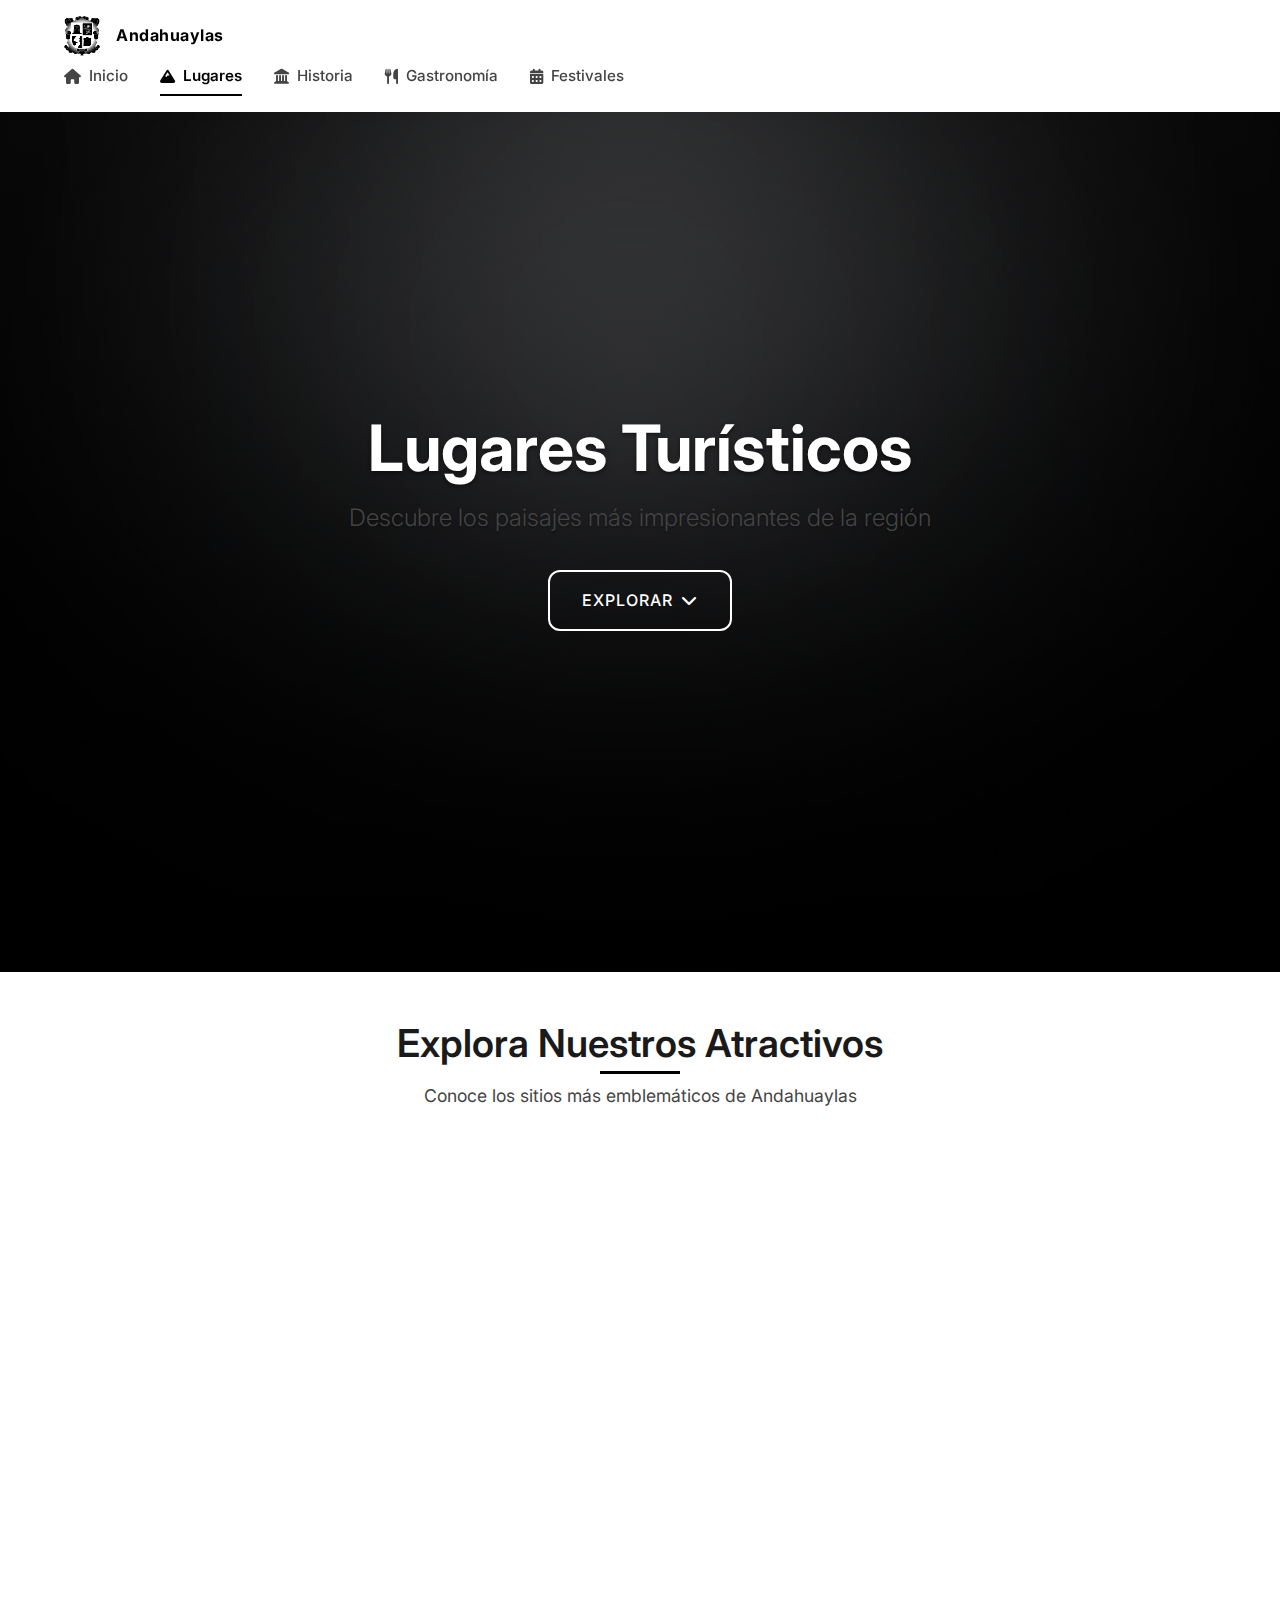
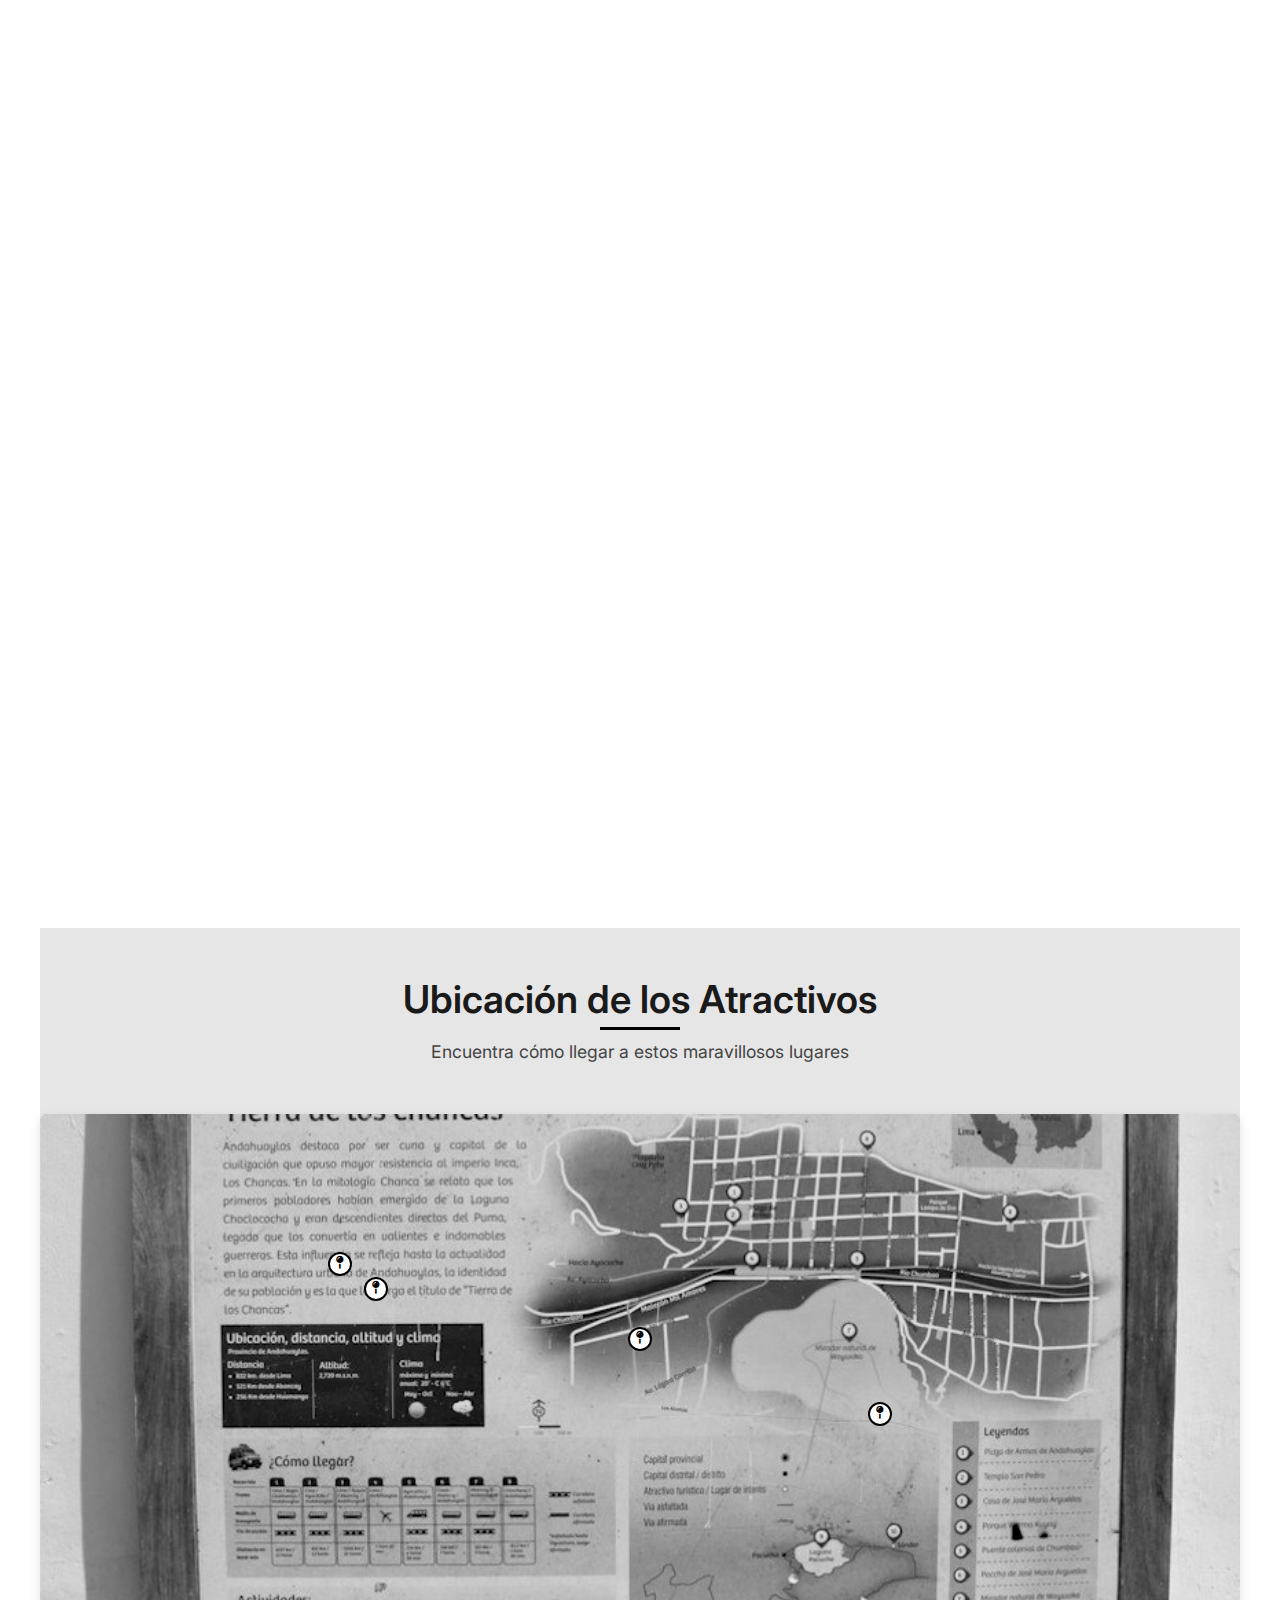
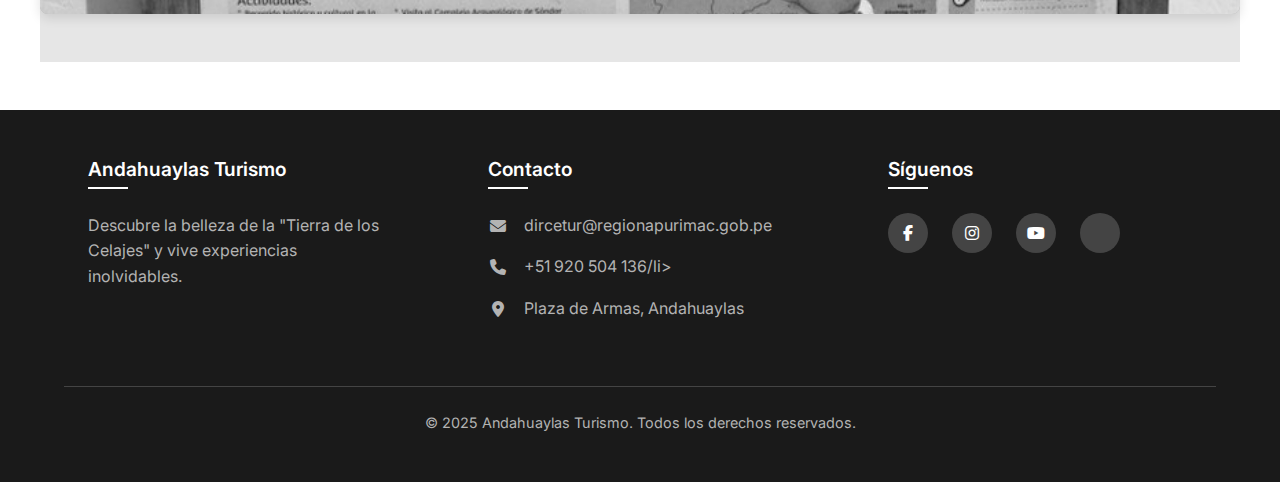
<file: pages/lugares.html>
<!DOCTYPE html>
<html lang="es">
<head>
    <meta charset="UTF-8">
    <meta name="viewport" content="width=device-width, initial-scale=1.0">
    <title>Lugares Turísticos de Andahuaylas | Tierra de los Celajes</title>
    <link href="https://fonts.googleapis.com/css2?family=Inter:wght@300;400;500;600;700&display=swap" rel="stylesheet">
    <link rel="stylesheet" href="../css/lugares.css">
    <link rel="stylesheet" href="https://cdnjs.cloudflare.com/ajax/libs/font-awesome/6.4.0/css/all.min.css">
    <link rel="icon" href="../images/andahuaylas/Escudo_de_Andahuaylas.png">
</head>
<body class="places-page">
    <!-- Barra de Navegación Mejorada -->
    <header class="header">
        <div class="container">
            <a href="../index.html" class="logo">
                <img src="../images/andahuaylas/Escudo_de_Andahuaylas.png" alt="Escudo de Andahuaylas" class="logo-img">
                <span class="logo-text">Andahuaylas</span>
            </a>
            <nav class="navbar">
                <ul class="nav-list">
                    <li><a href="../index.html" class="nav-link"><i class="fas fa-home"></i> <span class="link-text">Inicio</span></a></li>
                    <li><a href="lugares.html" class="nav-link active"><i class="fas fa-mountain"></i> <span class="link-text">Lugares</span></a></li>
                    <li><a href="historia.html" class="nav-link"><i class="fas fa-landmark"></i> <span class="link-text">Historia</span></a></li>
                    <li><a href="gastronomia.html" class="nav-link"><i class="fas fa-utensils"></i> <span class="link-text">Gastronomía</span></a></li>
                    <li><a href="festivales.html" class="nav-link"><i class="fas fa-calendar-alt"></i> <span class="link-text">Festivales</span></a></li>
                </ul>
                <button class="menu-toggle" aria-label="Menú">
                    <i class="fas fa-bars"></i>
                </button>
            </nav>
        </div>
    </header>

    <!-- Hero Section Rediseñado -->
    <section class="places-hero">
        <div class="hero-image-container">
            <img src="../images/lugares/fol.jpg" alt="Vista panorámica de Andahuaylas" class="hero-image">
            <div class="hero-overlay"></div>
        </div>
        <div class="hero-content">
            <h1 class="hero-title">Lugares Turísticos</h1>
            <p class="hero-subtitle">Descubre los paisajes más impresionantes de la región</p>
            <a href="#places-grid" class="btn-explore">
                Explorar <i class="fas fa-chevron-down"></i>
            </a>
        </div>
    </section>

    <!-- Contenido Principal -->
    <main class="places-main container">
        <!-- Sección de Lugares Mejorada -->
        <section class="places-section" id="places-grid">
            <div class="section-header">
                <h2 class="section-title">Explora Nuestros Atractivos</h2>
                <p class="section-subtitle">Conoce los sitios más emblemáticos de Andahuaylas</p>
            </div>

            <div class="places-grid">
                <!-- Tarjeta 1 - Laguna de Pacucha -->
                <article class="place-card">
                    <div class="place-image-container">
                        <img src="../images/lugares/laguna.jpg" alt="Laguna de Pacucha" class="place-image">
                        <span class="place-badge">Naturaleza</span>
                    </div>
                    <div class="place-content">
                        <h3 class="place-title">Laguna de Pacucha</h3>
                        <p class="place-description">Una de las lagunas más bellas del Perú, rodeada de paisajes andinos y perfecta para paseos en bote y observación de aves.</p>
                        <div class="place-details">
                            <div class="detail-item">
                                <i class="fas fa-map-marker-alt"></i>
                                <span>17 km de la ciudad</span>
                            </div>
                            <div class="detail-item">
                                <i class="fas fa-clock"></i>
                                <span>Abril - Octubre</span>
                            </div>
                        </div>
                        <div class="place-actions">
                            <a href="https://es.wikipedia.org/wiki/Laguna_Pacucha" class="btn btn-outline" target="_blank">
                                Ver más <i class="fas fa-arrow-right"></i>
                            </a>
                        </div>
                    </div>
                </article>

                <!-- Tarjeta 2 - Complejo Arqueológico de Sondor -->
                <article class="place-card">
                    <div class="place-image-container">
                        <img src="../images/lugares/sondor.jpg" alt="Complejo Arqueológico de Sondor" class="place-image">
                        <span class="place-badge">Arqueología</span>
                    </div>
                    <div class="place-content">
                        <h3 class="place-title">Complejo Arqueológico de Sondor</h3>
                        <p class="place-description">Importante centro ceremonial de la cultura Chanka con vista panorámica a la laguna Pacucha y arquitectura impresionante.</p>
                        <div class="place-details">
                            <div class="detail-item">
                                <i class="fas fa-map-marker-alt"></i>
                                <span>19 km de la ciudad</span>
                            </div>
                            <div class="detail-item">
                                <i class="fas fa-clock"></i>
                                <span>8:00 am - 5:00 pm</span>
                            </div>
                        </div>
                        <div class="place-actions">
                            <a href="https://consultasenlinea.mincetur.gob.pe/fichaInventario/index.aspx?cod_Ficha=578" class="btn btn-outline">
                                Ver más <i class="fas fa-arrow-right"></i>
                            </a>
                        </div>
                    </div>
                </article>

                <!-- Tarjeta 3 - Hualalachi -->
                <article class="place-card">
                    <div class="place-image-container">
                        <img src="../images/lugares/hua.jpg" alt="Hualalachi" class="place-image">
                        <span class="place-badge">Aventura</span>
                    </div>
                    <div class="place-content">
                        <h3 class="place-title">Hualalachi</h3>
                        <p class="place-description">Cataratas espectaculares en el distrito de Talavera, con caídas de agua cristalina rodeadas de vegetación exuberante.</p>
                        <div class="place-details">
                            <div class="detail-item">
                                <i class="fas fa-map-marker-alt"></i>
                                <span>Norte de Talavera</span>
                            </div>
                            <div class="detail-item">
                                <i class="fas fa-hiking"></i>
                                <span>Dificultad: Fácil</span>
                            </div>
                        </div>
                        <div class="place-actions">
                            <a href="https://rpp.pe/virales/mas-virales/apurimac-el-encanto-de-las-aguas-de-hualalachi-noticia-305605#google_vignette" class="btn btn-outline">
                                Ver más <i class="fas fa-arrow-right"></i>
                            </a>
                        </div>
                    </div>
                </article>

                <!-- Tarjeta 4 - Plaza de Armas -->
                <article class="place-card">
                    <div class="place-image-container">
                        <img src="../images/lugares/pla.aspx" alt="Plaza de Armas de Andahuaylas" class="place-image">
                        <span class="place-badge">Cultura</span>
                    </div>
                    <div class="place-content">
                        <h3 class="place-title">Plaza de Armas</h3>
                        <p class="place-description">Corazón de la ciudad, rodeada de arquitectura colonial y la imponente Catedral de San Pedro, con jardines bien cuidados.</p>
                        <div class="place-details">
                            <div class="detail-item">
                                <i class="fas fa-map-marker-alt"></i>
                                <span>Centro de Andahuaylas</span>
                            </div>
                            <div class="detail-item">
                                <i class="fas fa-clock"></i>
                                <span>Acceso libre</span>
                            </div>
                        </div>
                        <div class="place-actions">
                            <a href="https://consultasenlinea.mincetur.gob.pe/fichaInventario/index.aspx?cod_Ficha=8806" class="btn btn-outline">
                                Ver más <i class="fas fa-arrow-right"></i>
                            </a>
                        </div>
                    </div>
                </article>
            </div>
        </section>

        <!-- Mapa Interactivo Mejorado -->
        <section class="map-section">
            <div class="section-header">
                <h2 class="section-title">Ubicación de los Atractivos</h2>
                <p class="section-subtitle">Encuentra cómo llegar a estos maravillosos lugares</p>
            </div>
            <div class="map-container">
                <img src="../images/lugares/map.jpg" alt="Mapa turístico de Andahuaylas" class="map-image">
                <div class="map-markers">
                    <div class="map-marker" style="top: 30%; left: 25%;" data-place="Laguna de Pacucha">
                        <i class="fas fa-map-pin"></i>
                        <div class="map-tooltip">Laguna de Pacucha</div>
                    </div>
                    <div class="map-marker" style="top: 35%; left: 28%;" data-place="Complejo de Sondor">
                        <i class="fas fa-map-pin"></i>
                        <div class="map-tooltip">Complejo de Sondor</div>
                    </div>
                    <div class="map-marker" style="top: 60%; left: 70%;" data-place="Hualalachi">
                        <i class="fas fa-map-pin"></i>
                        <div class="map-tooltip">Hualalachi</div>
                    </div>
                    <div class="map-marker" style="top: 45%; left: 50%;" data-place="Plaza de Armas">
                        <i class="fas fa-map-pin"></i>
                        <div class="map-tooltip">Plaza de Armas</div>
                    </div>
                </div>
            </div>
        </section>
    </main>

    <!-- Footer Mejorado -->
    <footer class="footer">
        <div class="container">
            <div class="footer-grid">
                <div class="footer-col footer-about">
                    <h3 class="footer-title">Andahuaylas Turismo</h3>
                    <p class="footer-text">Descubre la belleza de la "Tierra de los Celajes" y vive experiencias inolvidables.</p>
                </div>
                <div class="footer-col footer-contact">
                    <h3 class="footer-title">Contacto</h3>
                    <ul class="contact-list">
                        <li><i class="fas fa-envelope"></i> dircetur@regionapurimac.gob.pe</li>
                        <li><i class="fas fa-phone"></i> +51  920 504 136/li>
                        <li><i class="fas fa-map-marker-alt"></i> Plaza de Armas, Andahuaylas</li>
                    </ul>
                </div>
                <div class="footer-col footer-social">
                    <h3 class="footer-title">Síguenos</h3>
                    <div class="social-links">
                        <a href="#" aria-label="Facebook"><i class="fab fa-facebook-f"></i></a>
                        <a href="#" aria-label="Instagram"><i class="fab fa-instagram"></i></a>
                        <a href="#" aria-label="YouTube"><i class="fab fa-youtube"></i></a>
                        <a href="#" aria-label="TripAdvisor"><i class="fab fa-tripadvisor"></i></a>
                    </div>
                </div>
            </div>
            <div class="footer-bottom">
                <p class="copyright">&copy; 2025 Andahuaylas Turismo. Todos los derechos reservados.</p>
            </div>
        </div>
    </footer>

    <script src="../js/script.js"></script>
</body>
</html>
</file>
<file: css/style.css>
/* Variables */
:root {
    --negro: #000000;
    --blanco: #FFFFFF;
    --gris-oscuro: #222222;
    --gris-medio: #555555;
    --gris-claro: #EEEEEE;
    --sombra: 0 4px 12px rgba(0, 0, 0, 0.1);
    --borde: 1px solid rgba(0, 0, 0, 0.1);
}


.container {
    max-width: 800px;
    margin: 0 auto;
    padding: 20px;
}

.comments-section {
    margin: 40px 0;
    background: white;
    padding: 20px;
    border-radius: 8px;
    box-shadow: 0 2px 4px rgba(0,0,0,0.1);
}

.comment-form {
    background: white;
    padding: 20px;
    border-radius: 8px;
    box-shadow: 0 2px 4px rgba(0,0,0,0.1);
    margin-bottom: 40px;
}

.comments-list {
    margin-top: 20px;
}

.comment {
    border-bottom: 1px solid #eee;
    padding: 15px 0;
}

.comment:last-child {
    border-bottom: none;
}

.comment-author {
    font-weight: bold;
    color: #2c3e50;
}

.comment-date {
    font-size: 0.8em;
    color: #7f8c8d;
    margin-left: 10px;
}

.comment-text {
    margin-top: 5px;
}

.form-group {
    margin-bottom: 15px;
}

label {
    display: block;
    margin-bottom: 5px;
    font-weight: bold;
}

input, textarea {
    width: 100%;
    padding: 8px;
    border: 1px solid #ddd;
    border-radius: 4px;
    box-sizing: border-box;
}

textarea {
    resize: vertical;
    min-height: 100px;
}

button {
    background-color: #3498db;
    color: white;
    border: none;
    padding: 10px 15px;
    border-radius: 4px;
    cursor: pointer;
    font-size: 1em;
}

button:hover {
    background-color: #2980b9;
}

.message {
    margin-top: 15px;
    padding: 10px;
    border-radius: 4px;
}

.success {
    background-color: #d4edda;
    color: #155724;
}

.error {
    background-color: #f8d7da;
    color: #721c24;
}

/* Reset */
* {
    margin: 0;
    padding: 0;
    box-sizing: border-box;
    font-family: 'Helvetica Neue', Arial, sans-serif;
    transition: all 0.3s cubic-bezier(0.25, 0.8, 0.25, 1);
}

body {
    line-height: 1.7;
    color: var(--gris-oscuro);
    background-color: var(--blanco);
}

.container {
    width: 90%;
    max-width: 1200px;
    margin: 0 auto;
}

/* Header */
.header {
    background-color: var(--blanco);
    padding: 1.2rem 0;
    position: fixed;
    width: 100%;
    z-index: 1000;
    box-shadow: var(--sombra);
    border-bottom: var(--borde);
}

.logo {
    display: flex;
    align-items: center;
    gap: 12px;
}

.logo img {
    height: 36px;
    filter: grayscale(100%) contrast(200%);
}

.logo-text {
    font-weight: 700;
    color: var(--negro);
    letter-spacing: 0.5px;
}

/* Navegación */
.navbar ul {
    display: flex;
    list-style: none;
    gap: 2rem;
}

.nav-link {
    color: var(--gris-medio);
    text-decoration: none;
    font-weight: 500;
    font-size: 0.95rem;
    text-transform: uppercase;
    letter-spacing: 1px;
}

.link-text {
    position: relative;
    padding-bottom: 4px;
}

.link-text::after {
    content: '';
    position: absolute;
    width: 0;
    height: 2px;
    bottom: 0;
    left: 0;
    background: var(--negro);
    transition: width 0.4s ease;
}

.nav-link:hover .link-text::after {
    width: 100%;
}

.nav-link:hover {
    color: var(--negro);
}

.nav-link.active {
    color: var(--negro);
    font-weight: 600;
}

.menu-toggle {
    display: none;
    background: none;
    border: none;
    color: var(--negro);
    font-size: 1.5rem;
    cursor: pointer;
}

/* Hero Section */
.hero {
    height: 100vh;
    display: flex;
    align-items: center;
    margin-top: 80px;
    background-color: var(--gris-claro);
}

.hero-slide {
    position: relative;
    width: 100%;
    height: 100%;
}

.hero-slide img {
    width: 100%;
    height: 100%;
    object-fit: cover;
    filter: grayscale(30%) contrast(110%);
}

.hero-text {
    position: absolute;
    top: 50%;
    left: 50%;
    transform: translate(-50%, -50%);
    text-align: center;
    width: 90%;
}

.hero-title {
    font-size: 3.2rem;
    margin-bottom: 1.2rem;
    color: var(--negro);
    font-weight: 300;
    letter-spacing: 1px;
}

.hero-title strong {
    font-weight: 600;
}

.hero-title:hover {
    letter-spacing: 1.5px;
}

.hero-subtitle {
    font-size: 1.2rem;
    color: var(--gris-medio);
    margin-bottom: 2rem;
    font-weight: 300;
}

.btn {
    display: inline-block;
    background: transparent;
    color: var(--negro);
    padding: 0.9rem 2rem;
    border-radius: 0;
    text-decoration: none;
    font-weight: 500;
    margin-top: 1rem;
    border: 1px solid var(--negro);
    letter-spacing: 1px;
    text-transform: uppercase;
    font-size: 0.8rem;
}

.btn:hover {
    background: var(--negro);
    color: var(--blanco);
    transform: translateY(-3px);
}

/* Contenido */
.intro {
    padding: 5rem 0;
    text-align: center;
}

.intro h2 {
    font-size: 2rem;
    margin-bottom: 1.5rem;
    font-weight: 300;
    color: var(--negro);
}

.intro p {
    color: var(--gris-medio);
    max-width: 700px;
    margin: 0 auto;
    font-size: 1.1rem;
}

/* Footer */
.footer {
    background-color: var(--gris-claro);
    padding: 3rem 0;
    border-top: var(--borde);
}

.footer p {
    text-align: center;
    color: var(--gris-medio);
    font-size: 0.9rem;
}

/* Responsive */
@media (max-width: 768px) {
    .navbar ul {
        display: none;
        flex-direction: column;
        position: absolute;
        top: 80px;
        left: 0;
        width: 100%;
        background: var(--blanco);
        padding: 1.5rem;
        box-shadow: var(--sombra);
        gap: 1.5rem;
    }

    .navbar ul.show {
        display: flex;
    }

    .menu-toggle {
        display: block;
    }

    .hero-title {
        font-size: 2.2rem;
    }

    .hero-subtitle {
        font-size: 1rem;
    }
}

/* Efectos especiales */
@keyframes fadeIn {
    from { opacity: 0; transform: translateY(20px); }
    to { opacity: 1; transform: translateY(0); }
}

.intro {
    animation: fadeIn 1s ease-out;
}
/* Variables actualizadas */
:root {
    --negro: #000000;
    --blanco: #FFFFFF;
    --gris-oscuro: #222222;
    --gris-medio: #555555;
    --gris-claro: #EEEEEE;
    --azul-primario: #4361ee;
    --azul-secundario: #3a0ca3;
    --sombra: 0 4px 12px rgba(0, 0, 0, 0.1);
    --sombra-hover: 0 6px 16px rgba(0, 0, 0, 0.15);
    --borde: 1px solid rgba(0, 0, 0, 0.1);
    --degradado-azul: linear-gradient(135deg, var(--azul-primario), var(--azul-secundario));
}

/* Estilos mejorados para la sección de comentarios */
.comments-section {
    margin: 40px 0;
    background: white;
    padding: 30px;
    border-radius: 12px;
    box-shadow: var(--sombra);
}

.comment-form {
    background: white;
    padding: 30px;
    border-radius: 12px;
    box-shadow: var(--sombra);
    margin-bottom: 40px;
}

.comments-list {
    margin-top: 30px;
    display: grid;
    gap: 20px;
}

.comment {
    background: var(--blanco);
    padding: 20px;
    border-radius: 10px;
    box-shadow: var(--sombra);
    border-left: 4px solid var(--azul-primario);
    transition: all 0.3s ease;
    position: relative;
    overflow: hidden;
}

.comment:hover {
    transform: translateY(-5px);
    box-shadow: var(--sombra-hover);
}

.comment-header {
    display: flex;
    justify-content: space-between;
    align-items: center;
    margin-bottom: 12px;
}

.comment-author {
    font-weight: 700;
    color: var(--azul-secundario);
    font-size: 1.05rem;
    display: flex;
    align-items: center;
    gap: 8px;
}

.comment-author::before {
    content: "👤";
    font-size: 0.9em;
}

.comment-date {
    font-size: 0.8em;
    color: var(--gris-medio);
    background: var(--gris-claro);
    padding: 4px 8px;
    border-radius: 12px;
}

.comment-text {
    margin-top: 10px;
    color: var(--gris-oscuro);
    line-height: 1.6;
    padding: 10px;
    background: rgba(67, 97, 238, 0.05);
    border-radius: 6px;
}

/* Formulario mejorado */
.form-group {
    margin-bottom: 20px;
}

label {
    display: block;
    margin-bottom: 8px;
    font-weight: 600;
    color: var(--gris-oscuro);
}

input, textarea {
    width: 100%;
    padding: 12px;
    border: 1px solid #ddd;
    border-radius: 8px;
    box-sizing: border-box;
    font-size: 1rem;
    transition: all 0.3s;
}

input:focus, textarea:focus {
    border-color: var(--azul-primario);
    outline: none;
    box-shadow: 0 0 0 3px rgba(67, 97, 238, 0.2);
}

textarea {
    resize: vertical;
    min-height: 120px;
}

/* Botón mejorado con efecto "salto" */
button {
    background: var(--degradado-azul);
    color: white;
    border: none;
    padding: 12px 24px;
    border-radius: 8px;
    cursor: pointer;
    font-size: 1em;
    font-weight: 600;
    box-shadow: 0 4px 6px rgba(0, 0, 0, 0.1);
    transition: all 0.3s cubic-bezier(0.25, 0.8, 0.25, 1);
    position: relative;
    overflow: hidden;
}

button:hover {
    transform: translateY(-3px);
    box-shadow: 0 8px 15px rgba(0, 0, 0, 0.2);
}

button:active {
    transform: translateY(1px);
}

button::after {
    content: '';
    position: absolute;
    top: 0;
    left: 0;
    width: 100%;
    height: 100%;
    background: linear-gradient(rgba(255,255,255,0.2), rgba(255,255,255,0));
    opacity: 0;
    transition: opacity 0.3s;
}

button:hover::after {
    opacity: 1;
}

/* Mensajes mejorados */
.message {
    margin-top: 20px;
    padding: 15px;
    border-radius: 8px;
    font-weight: 500;
    display: flex;
    align-items: center;
    gap: 10px;
}

.message::before {
    font-size: 1.2em;
}

.success {
    background-color: #e6f7ee;
    color: #0a5c36;
    border-left: 4px solid #0a5c36;
}

.success::before {
    content: "✓";
}

.error {
    background-color: #ffebee;
    color: #c62828;
    border-left: 4px solid #c62828;
}

.error::before {
    content: "✗";
}

/* Efecto de carga */
@keyframes pulse {
    0% { opacity: 0.6; }
    50% { opacity: 1; }
    100% { opacity: 0.6; }
}

.loading {
    animation: pulse 1.5s infinite;
    background: var(--gris-claro);
    color: transparent;
    border-radius: 4px;
}

/* Efecto de nuevo comentario */
@keyframes fadeInUp {
    from {
        opacity: 0;
        transform: translateY(20px);
    }
    to {
        opacity: 1;
        transform: translateY(0);
    }
}

.new-comment {
    animation: fadeInUp 0.5s ease-out;
}

/* Responsive */
@media (max-width: 768px) {
    .comments-section, .comment-form {
        padding: 20px;
    }
    
    .comment-header {
        flex-direction: column;
        align-items: flex-start;
        gap: 8px;
    }
    
    button {
        width: 100%;
        padding: 14px;
    }
}

/* Efecto de burbuja para los comentarios */
.comment::after {
    content: '';
    position: absolute;
    top: 0;
    left: 0;
    width: 100%;
    height: 100%;
    background: radial-gradient(circle at 50% 50%, rgba(67, 97, 238, 0.1) 0%, transparent 70%);
    opacity: 0;
    transition: opacity 0.3s;
}

.comment:hover::after {
    opacity: 1;
}
</file>
<file: css/festivales.css>
/* ============ FESTIVALES ANDAHUAYLINOS ============ */

.festivals-page {
    background-color: var(--white);
    color: var(--gray-90);
}

/* Hero Section */
.festivals-hero {
    position: relative;
    height: 60vh;
    min-height: 500px;
    margin-top: 80px;
    overflow: hidden;
}

.festivals-hero .hero-image {
    position: absolute;
    width: 100%;
    height: 100%;
    background-size: cover;
    background-position: center;
    filter: grayscale(100%) contrast(120%) brightness(0.7);
    z-index: 1;
}

.festivals-hero .hero-content {
    position: relative;
    z-index: 2;
    height: 100%;
    display: flex;
    flex-direction: column;
    justify-content: center;
    align-items: center;
    text-align: center;
    padding: 0 5%;
    color: var(--white);
}

.festivals-hero .hero-title {
    font-size: clamp(2.5rem, 6vw, 4rem);
    font-weight: 300;
    margin-bottom: 1rem;
    text-shadow: 0 2px 4px rgba(0,0,0,0.5);
}

.festivals-hero .hero-subtitle {
    font-size: clamp(1rem, 2vw, 1.5rem);
    font-weight: 300;
    max-width: 700px;
    opacity: 0.9;
    text-shadow: 0 1px 2px rgba(0,0,0,0.3);
}

/* Festivales Destacados */
.featured-festivals {
    padding: 5rem 0;
}

.festivals-grid {
    display: grid;
    grid-template-columns: repeat(auto-fill, minmax(350px, 1fr));
    gap: 2.5rem;
    margin-top: 3rem;
}

.festival-card {
    background: var(--white);
    border-radius: 4px;
    overflow: hidden;
    box-shadow: var(--shadow-sm);
    transition: var(--transition);
}

.festival-card:hover {
    transform: translateY(-5px);
    box-shadow: var(--shadow-md);
}

.festival-image {
    position: relative;
    height: 250px;
    overflow: hidden;
}

.festival-image img {
    width: 100%;
    height: 100%;
    object-fit: cover;
    filter: grayscale(80%) contrast(110%);
    transition: var(--transition);
}

.festival-card:hover .festival-image img {
    filter: grayscale(30%) contrast(110%);
}

.festival-date {
    position: absolute;
    top: 1rem;
    right: 1rem;
    background: var(--black);
    color: var(--white);
    text-align: center;
    padding: 0.5rem;
    line-height: 1;
    border-radius: 4px;
}

.festival-date .month {
    display: block;
    font-size: 0.9rem;
    font-weight: 500;
    text-transform: uppercase;
}

.festival-date .day {
    display: block;
    font-size: 1.3rem;
    font-weight: 600;
}

.festival-content {
    padding: 1.8rem;
}

.festival-content h3 {
    font-size: 1.5rem;
    margin-bottom: 1rem;
    font-weight: 500;
    color: var(--black);
}

.festival-meta {
    display: flex;
    flex-wrap: wrap;
    gap: 1rem;
    margin-bottom: 1rem;
    font-size: 0.9rem;
    color: var(--gray-70);
}

.festival-meta span {
    display: flex;
    align-items: center;
}

.festival-meta i {
    margin-right: 0.5rem;
    color: var(--gray-30);
}

.festival-description {
    color: var(--gray-70);
    margin-bottom: 1.5rem;
    line-height: 1.7;
}

.btn-outline {
    display: inline-flex;
    align-items: center;
    background: transparent;
    color: var(--black);
    padding: 0.7rem 1.5rem;
    border: 1px solid var(--black);
    border-radius: 0;
    text-decoration: none;
    font-weight: 500;
    transition: var(--transition);
}

.btn-outline:hover {
    background: var(--black);
    color: var(--white);
}

.btn-outline i {
    margin-left: 0.5rem;
    transition: var(--transition);
}

.btn-outline:hover i {
    transform: translateX(3px);
}

/* Calendario Anual */
.calendar-section {
    padding: 3rem 0;
    background: var(--gray-10);
}

.calendar-container {
    display: grid;
    grid-template-columns: repeat(auto-fill, minmax(200px, 1fr));
    gap: 2rem;
    margin-top: 2rem;
}

.calendar-month {
    background: var(--white);
    padding: 1.5rem;
    box-shadow: var(--shadow-sm);
}

.calendar-month h3 {
    font-size: 1.2rem;
    margin-bottom: 1rem;
    padding-bottom: 0.5rem;
    border-bottom: 1px solid var(--gray-20);
}

.calendar-month ul {
    list-style: none;
}

.calendar-month li {
    margin-bottom: 0.8rem;
    display: flex;
    align-items: flex-start;
}

.calendar-month .date {
    display: inline-block;
    min-width: 30px;
    font-weight: 500;
    margin-right: 0.8rem;
    color: var(--black);
}

/* Galería Multimedia */
.gallery-section {
    padding: 5rem 0;
}

.gallery-grid {
    display: grid;
    grid-template-columns: repeat(auto-fill, minmax(250px, 1fr));
    gap: 1.5rem;
    margin-top: 2rem;
}

.gallery-item {
    position: relative;
    overflow: hidden;
}

.gallery-item img {
    width: 100%;
    height: 200px;
    object-fit: cover;
    filter: grayscale(100%) contrast(120%);
    transition: var(--transition);
}

.gallery-item:hover img {
    filter: grayscale(30%) contrast(120%);
    transform: scale(1.05);
}

.gallery-caption {
    position: absolute;
    bottom: 0;
    left: 0;
    width: 100%;
    padding: 0.8rem;
    background: rgba(0,0,0,0.7);
    color: var(--white);
    font-size: 0.9rem;
    transform: translateY(100%);
    transition: var(--transition);
}

.gallery-item:hover .gallery-caption {
    transform: translateY(0);
}

/* Responsive */
@media (max-width: 768px) {
    .festivals-grid {
        grid-template-columns: 1fr;
    }
    
    .festivals-hero {
        height: 50vh;
        min-height: 400px;
    }
}

@media (max-width: 480px) {
    .hero-title {
        font-size: 2rem;
    }
    
    .calendar-container {
        grid-template-columns: 1fr;
    }
}
</file>
<file: css/gastronomia.css>
/* ============ GASTRONOMÍA ANDAHUAYLINA ============ */

.gastronomy-page {
    background-color: var(--white);
    color: var(--gray-90);
}

/* Hero Section */
.gastronomy-hero {
    position: relative;
    height: 60vh;
    min-height: 500px;
    margin-top: 80px;
    overflow: hidden;
}

.gastronomy-hero .hero-image {
    position: absolute;
    width: 100%;
    height: 100%;
    background-size: cover;
    background-position: center;
    filter: grayscale(100%) contrast(120%) brightness(0.7);
    z-index: 1;
}

.gastronomy-hero .hero-content {
    position: relative;
    z-index: 2;
    height: 100%;
    display: flex;
    flex-direction: column;
    justify-content: center;
    align-items: center;
    text-align: center;
    padding: 0 5%;
    color: var(--white);
}

.gastronomy-hero .hero-title {
    font-size: clamp(2.5rem, 6vw, 4rem);
    font-weight: 300;
    margin-bottom: 1rem;
    text-shadow: 0 2px 4px rgba(0,0,0,0.5);
}

.gastronomy-hero .hero-subtitle {
    font-size: clamp(1rem, 2vw, 1.5rem);
    font-weight: 300;
    max-width: 700px;
    opacity: 0.9;
    text-shadow: 0 1px 2px rgba(0,0,0,0.3);
}

/* Sección de Platos */
.dishes-section {
    padding: 5rem 0;
}

.dishes-grid {
    display: grid;
    grid-template-columns: repeat(auto-fill, minmax(350px, 1fr));
    gap: 2.5rem;
    margin-top: 3rem;
}

.dish-card {
    background: var(--white);
    border-radius: 4px;
    overflow: hidden;
    box-shadow: var(--shadow-sm);
    transition: var(--transition);
}

.dish-card:hover {
    transform: translateY(-5px);
    box-shadow: var(--shadow-md);
}

.dish-image {
    position: relative;
    height: 250px;
    overflow: hidden;
}

.dish-image img {
    width: 100%;
    height: 100%;
    object-fit: cover;
    filter: grayscale(80%) contrast(110%);
    transition: var(--transition);
}

.dish-card:hover .dish-image img {
    filter: grayscale(30%) contrast(110%);
}

.dish-badge {
    position: absolute;
    top: 1rem;
    right: 1rem;
    background: var(--black);
    color: var(--white);
    padding: 0.3rem 1rem;
    font-size: 0.8rem;
    font-weight: 500;
    letter-spacing: 0.5px;
    border-radius: 20px;
}

.dish-content {
    padding: 1.8rem;
}

.dish-content h3 {
    font-size: 1.5rem;
    margin-bottom: 0.8rem;
    font-weight: 500;
    color: var(--black);
}

.dish-description {
    color: var(--gray-70);
    margin-bottom: 1.5rem;
    line-height: 1.7;
}

.dish-details {
    display: flex;
    flex-wrap: wrap;
    gap: 1rem;
    margin-bottom: 1.5rem;
}

.dish-details p {
    display: flex;
    align-items: center;
    font-size: 0.9rem;
    color: var(--gray-50);
}

.dish-details i {
    margin-right: 0.5rem;
    color: var(--gray-30);
}

.recipe-toggle {
    background: transparent;
    border: none;
    color: var(--black);
    font-weight: 500;
    display: flex;
    align-items: center;
    gap: 0.5rem;
    cursor: pointer;
    padding: 0.5rem 0;
    transition: var(--transition);
}

.recipe-toggle i {
    transition: var(--transition);
}

.recipe-toggle.active i {
    transform: rotate(180deg);
}

.dish-recipe {
    max-height: 0;
    overflow: hidden;
    transition: max-height 0.3s ease-out;
    color: var(--gray-70);
}

.dish-recipe.show {
    max-height: 1000px;
    padding-top: 1rem;
}

.dish-recipe h4 {
    font-size: 1.1rem;
    margin: 1rem 0 0.5rem;
    font-weight: 500;
}

.dish-recipe ul, .dish-recipe ol {
    padding-left: 1.5rem;
    margin-bottom: 1rem;
}

.dish-recipe li {
    margin-bottom: 0.5rem;
}

/* Ingredientes */
.ingredients-section {
    padding: 3rem 0;
    background: var(--gray-10);
}

.ingredients-grid {
    display: grid;
    grid-template-columns: repeat(auto-fill, minmax(250px, 1fr));
    gap: 2rem;
    margin-top: 2rem;
}

.ingredient-card {
    text-align: center;
    padding: 1.5rem;
    transition: var(--transition);
}

.ingredient-card:hover {
    transform: translateY(-5px);
}

.ingredient-card img {
    width: 100%;
    height: 200px;
    object-fit: cover;
    filter: grayscale(100%) contrast(120%);
    margin-bottom: 1rem;
    transition: var(--transition);
}

.ingredient-card:hover img {
    filter: grayscale(30%) contrast(120%);
}

.ingredient-card h3 {
    font-size: 1.2rem;
    margin-bottom: 0.5rem;
}

.ingredient-card p {
    color: var(--gray-70);
    font-size: 0.9rem;
}

/* Restaurantes */
.restaurants-section {
    padding: 5rem 0;
}

.restaurants-slider {
    display: flex;
    gap: 2rem;
    overflow-x: auto;
    padding: 1rem 0;
    scroll-snap-type: x mandatory;
    margin-top: 2rem;
}

.restaurant-card {
    min-width: 300px;
    scroll-snap-align: start;
}

.restaurant-card img {
    width: 100%;
    height: 200px;
    object-fit: cover;
    filter: grayscale(100%) contrast(120%);
    margin-bottom: 1rem;
    transition: var(--transition);
}

.restaurant-card:hover img {
    filter: grayscale(30%) contrast(120%);
}

.restaurant-card h3 {
    font-size: 1.2rem;
    margin-bottom: 0.5rem;
}

.restaurant-card p {
    color: var(--gray-70);
    font-size: 0.9rem;
    margin-bottom: 0.5rem;
}

.restaurant-rating {
    color: var(--gray-50);
    margin-top: 0.5rem;
}

/* Responsive */
@media (max-width: 768px) {
    .dishes-grid {
        grid-template-columns: 1fr;
    }
    
    .gastronomy-hero {
        height: 50vh;
        min-height: 400px;
    }
}

@media (max-width: 480px) {
    .hero-title {
        font-size: 2rem;
    }
    
    .ingredients-grid {
        grid-template-columns: 1fr;
    }
}
</file>
<file: css/historia.css>
/* ============ HISTORIA DE ANDAHUAYLAS ============ */

/* Variables específicas */
:root {
    --timeline-color: var(--black);
    --timeline-dot: 16px;
    --timeline-line: 3px;
}

.history-page {
    background-color: var(--white);
    color: var(--gray-90);
}

/* Hero Section */
.history-hero {
    position: relative;
    height: 60vh;
    min-height: 500px;
    margin-top: 80px;
    overflow: hidden;
}

.hero-image {
    position: absolute;
    width: 100%;
    height: 100%;
    background-size: cover;
    background-position: center;
    filter: grayscale(100%) contrast(120%) brightness(0.7);
    z-index: 1;
}

.hero-content {
    position: relative;
    z-index: 2;
    height: 100%;
    display: flex;
    flex-direction: column;
    justify-content: center;
    align-items: center;
    text-align: center;
    padding: 0 5%;
    color: var(--white);
}

.hero-title {
    font-size: clamp(2.5rem, 6vw, 4rem);
    font-weight: 300;
    margin-bottom: 1rem;
    text-shadow: 0 2px 4px rgba(0,0,0,0.5);
}

.hero-subtitle {
    font-size: clamp(1rem, 2vw, 1.5rem);
    font-weight: 300;
    max-width: 700px;
    opacity: 0.9;
    text-shadow: 0 1px 2px rgba(0,0,0,0.3);
}

/* Línea de tiempo */
.timeline-section {
    padding: 5rem 0;
}

.timeline {
    position: relative;
    max-width: 900px;
    margin: 3rem auto 0;
}

.timeline:before {
    content: '';
    position: absolute;
    top: 0;
    left: 50%;
    transform: translateX(-50%);
    width: var(--timeline-line);
    height: 100%;
    background: var(--timeline-color);
}

.timeline-item {
    position: relative;
    margin-bottom: 4rem;
    display: flex;
    justify-content: space-between;
}

.timeline-item:nth-child(odd) {
    flex-direction: row-reverse;
    text-align: right;
}

.timeline-date {
    width: 45%;
    padding: 1rem;
    font-weight: 500;
    color: var(--gray-70);
    display: flex;
    align-items: center;
}

.timeline-item:nth-child(odd) .timeline-date {
    justify-content: flex-end;
}

.timeline-content {
    width: 45%;
    padding: 1.5rem;
    background: var(--white);
    box-shadow: var(--shadow-sm);
    border-top: 3px solid var(--black);
}

.timeline-content h3 {
    font-size: 1.4rem;
    margin-bottom: 1rem;
    font-weight: 500;
}

.timeline-image {
    margin: 1rem 0;
}

.timeline-image img {
    width: 100%;
    height: auto;
    filter: grayscale(100%) contrast(110%);
    transition: var(--transition);
}

.timeline-image:hover img {
    filter: grayscale(30%) contrast(110%);
}

/* Personajes históricos */
.characters-section {
    padding: 3rem 0;
    background: var(--gray-10);
}

.characters-grid {
    display: grid;
    grid-template-columns: repeat(auto-fit, minmax(300px, 1fr));
    gap: 2rem;
    margin-top: 2rem;
}

.character-card {
    background: var(--white);
    box-shadow: var(--shadow-sm);
    transition: var(--transition);
    display: flex;
    flex-direction: column;
}

.character-card:hover {
    transform: translateY(-5px);
    box-shadow: var(--shadow-md);
}

.character-image {
    height: 250px;
    overflow: hidden;
}

.character-image img {
    width: 100%;
    height: 100%;
    object-fit: cover;
    filter: grayscale(100%) contrast(110%);
    transition: var(--transition);
}

.character-card:hover .character-image img {
    filter: grayscale(30%) contrast(110%);
}

.character-content {
    padding: 1.5rem;
}

.character-content h3 {
    font-size: 1.3rem;
    margin-bottom: 0.8rem;
    font-weight: 500;
}

.character-content p {
    color: var(--gray-70);
    line-height: 1.7;
}

/* Museo virtual */
.museum-section {
    padding: 5rem 0;
}

.artifact-gallery {
    display: grid;
    grid-template-columns: repeat(auto-fit, minmax(200px, 1fr));
    gap: 1.5rem;
    margin-top: 2rem;
}

.artifact-item {
    text-align: center;
}

.artifact-item img {
    width: 100%;
    height: 200px;
    object-fit: cover;
    filter: grayscale(100%) contrast(120%);
    transition: var(--transition);
    margin-bottom: 0.5rem;
}

.artifact-item:hover img {
    filter: grayscale(30%) contrast(120%);
}

.artifact-item p {
    font-size: 0.9rem;
    color: var(--gray-70);
}

/* Responsive */
@media (max-width: 768px) {
    .timeline:before {
        left: 30px;
    }
    
    .timeline-item,
    .timeline-item:nth-child(odd) {
        flex-direction: column;
        text-align: left;
    }
    
    .timeline-date,
    .timeline-content {
        width: 100%;
    }
    
    .timeline-date {
        padding-left: 60px;
        margin-bottom: 1rem;
    }
    
    .history-hero {
        height: 50vh;
        min-height: 400px;
    }
}

@media (max-width: 480px) {
    .hero-title {
        font-size: 2rem;
    }
    
    .characters-grid {
        grid-template-columns: 1fr;
    }
}
</file>
<file: css/lugares.css>
/* ============================================= */
/* ESTILOS MEJORADOS PARA PÁGINA DE LUGARES      */
/* ============================================= */

/* Variables Actualizadas */
:root {
    --black: #000000;
    --white: #FFFFFF;
    --gray-90: #1A1A1A;
    --gray-70: #444444;
    --gray-50: #7F7F7F;
    --gray-30: #B3B3B3;
    --gray-10: #E6E6E6;
    
    --primary: #2C3E50;
    --secondary: #E74C3C;
    --accent: #3498DB;
    
    --shadow-sm: 0 2px 8px rgba(0, 0, 0, 0.08);
    --shadow-md: 0 4px 12px rgba(0, 0, 0, 0.12);
    --shadow-lg: 0 8px 24px rgba(0, 0, 0, 0.16);
    --shadow-inset: inset 0 1px 3px rgba(0, 0, 0, 0.1);
    
    --border: 1px solid rgba(0, 0, 0, 0.1);
    --border-dark: 1px solid var(--gray-30);
    
    --transition: all 0.3s cubic-bezier(0.4, 0, 0.2, 1);
    --transition-slow: all 0.5s cubic-bezier(0.4, 0, 0.2, 1);
    
    --radius-sm: 4px;
    --radius-md: 8px;
    --radius-lg: 12px;
    --radius-full: 50%;
    
    --space-xs: 0.5rem;
    --space-sm: 1rem;
    --space-md: 1.5rem;
    --space-lg: 2rem;
    --space-xl: 3rem;
}

/* Reset Mejorado */
* {
    margin: 0;
    padding: 0;
    box-sizing: border-box;
}

html {
    scroll-behavior: smooth;
}

body {
    font-family: 'Inter', -apple-system, BlinkMacSystemFont, 'Segoe UI', Roboto, Oxygen, Ubuntu, Cantarell, sans-serif;
    line-height: 1.6;
    color: var(--gray-90);
    background-color: var(--white);
    overflow-x: hidden;
}

/* Tipografía Mejorada */
h1, h2, h3, h4, h5, h6 {
    font-weight: 600;
    line-height: 1.2;
    margin-bottom: var(--space-sm);
}

p {
    margin-bottom: var(--space-md);
    color: var(--gray-70);
}

a {
    text-decoration: none;
    color: inherit;
    transition: var(--transition);
}

img {
    max-width: 100%;
    height: auto;
    display: block;
}

/* Layout */
.container {
    width: 100%;
    max-width: 1200px;
    margin: 0 auto;
    padding: 0 var(--space-md);
}

/* Header Mejorado */
.header {
    position: fixed;
    top: 0;
    left: 0;
    width: 100%;
    background-color: var(--white);
    box-shadow: var(--shadow-sm);
    z-index: 1000;
    padding: var(--space-sm) 0;
    transition: var(--transition);
}

.header.scrolled {
    padding: var(--space-xs) 0;
    box-shadow: var(--shadow-md);
}

.logo {
    display: flex;
    align-items: center;
    gap: var(--space-sm);
}

.logo-img {
    height: 40px;
    width: auto;
    filter: grayscale(100%) contrast(200%);
}

.logo-text {
    font-weight: 700;
    color: var(--black);
    letter-spacing: 0.5px;
}

.navbar {
    display: flex;
    align-items: center;
    justify-content: space-between;
}

.nav-list {
    display: flex;
    list-style: none;
    gap: var(--space-lg);
}

.nav-link {
    display: flex;
    align-items: center;
    gap: var(--space-xs);
    font-weight: 500;
    color: var(--gray-70);
    font-size: 0.95rem;
    position: relative;
    padding: var(--space-xs) 0;
}

.nav-link.active {
    color: var(--black);
    font-weight: 600;
}

.nav-link .link-text::after {
    content: '';
    position: absolute;
    bottom: 0;
    left: 0;
    width: 0;
    height: 2px;
    background: var(--black);
    transition: var(--transition);
}

.nav-link.active .link-text::after,
.nav-link:hover .link-text::after {
    width: 100%;
}

.menu-toggle {
    background: none;
    border: none;
    color: var(--black);
    font-size: 1.5rem;
    cursor: pointer;
    display: none;
    padding: var(--space-xs);
}

/* Hero Section Mejorado */
.places-hero {
    position: relative;
    height: 100vh;
    min-height: 600px;
    margin-top: 72px;
    overflow: hidden;
}

.hero-image-container {
    position: absolute;
    top: 0;
    left: 0;
    width: 100%;
    height: 100%;
}

.hero-image {
    width: 100%;
    height: 100%;
    object-fit: cover;
    filter: grayscale(30%) contrast(110%);
}

.hero-overlay {
    position: absolute;
    top: 0;
    left: 0;
    width: 100%;
    height: 100%;
    background: linear-gradient(to top, rgba(0,0,0,0.8) 0%, rgba(0,0,0,0.2) 100%);
}

.hero-content {
    position: relative;
    z-index: 2;
    height: 100%;
    display: flex;
    flex-direction: column;
    justify-content: center;
    align-items: center;
    text-align: center;
    padding: var(--space-xl);
    color: var(--white);
}

.hero-title {
    font-size: clamp(2.5rem, 6vw, 4rem);
    font-weight: 700;
    margin-bottom: var(--space-sm);
    text-shadow: 0 2px 4px rgba(0,0,0,0.5);
    line-height: 1.1;
}

.hero-subtitle {
    font-size: clamp(1rem, 2vw, 1.5rem);
    font-weight: 300;
    max-width: 700px;
    margin-bottom: var(--space-lg);
    text-shadow: 0 1px 2px rgba(0,0,0,0.3);
}

.btn-explore {
    display: inline-flex;
    align-items: center;
    gap: var(--space-xs);
    background: transparent;
    color: var(--white);
    padding: var(--space-sm) var(--space-lg);
    border: 2px solid var(--white);
    border-radius: var(--radius-lg);
    font-weight: 500;
    text-transform: uppercase;
    letter-spacing: 1px;
    transition: var(--transition);
}

.btn-explore:hover {
    background: var(--white);
    color: var(--black);
    transform: translateY(-3px);
}

.btn-explore i {
    transition: var(--transition);
}

.btn-explore:hover i {
    transform: translateY(3px);
}

/* Secciones */
.places-main {
    padding: var(--space-xl) 0;
}

.section-header {
    text-align: center;
    margin-bottom: var(--space-xl);
}

.section-title {
    font-size: clamp(1.8rem, 3vw, 2.5rem);
    font-weight: 600;
    position: relative;
    display: inline-block;
    margin-bottom: var(--space-sm);
}

.section-title::after {
    content: '';
    position: absolute;
    bottom: -8px;
    left: 50%;
    transform: translateX(-50%);
    width: 80px;
    height: 3px;
    background: var(--black);
}

.section-subtitle {
    font-size: 1.1rem;
    color: var(--gray-70);
    max-width: 700px;
    margin: 0 auto;
}

/* Grid de Lugares */
.places-grid {
    display: grid;
    grid-template-columns: repeat(auto-fill, minmax(350px, 1fr));
    gap: var(--space-lg);
    margin: var(--space-xl) 0;
}

.place-card {
    background: var(--white);
    border-radius: var(--radius-md);
    overflow: hidden;
    box-shadow: var(--shadow-sm);
    transition: var(--transition-slow);
    display: flex;
    flex-direction: column;
}

.place-card:hover {
    transform: translateY(-10px);
    box-shadow: var(--shadow-lg);
}

.place-image-container {
    position: relative;
    height: 250px;
    overflow: hidden;
}

.place-image {
    width: 100%;
    height: 100%;
    object-fit: cover;
    transition: var(--transition-slow);
    filter: grayscale(80%) contrast(110%);
}

.place-card:hover .place-image {
    filter: grayscale(30%) contrast(110%);
    transform: scale(1.05);
}

.place-badge {
    position: absolute;
    top: var(--space-sm);
    right: var(--space-sm);
    background: var(--black);
    color: var(--white);
    padding: var(--space-xs) var(--space-sm);
    font-size: 0.8rem;
    font-weight: 600;
    letter-spacing: 0.5px;
    border-radius: var(--radius-sm);
    text-transform: uppercase;
}

.place-content {
    padding: var(--space-lg);
    flex: 1;
    display: flex;
    flex-direction: column;
}

.place-title {
    font-size: 1.5rem;
    margin-bottom: var(--space-sm);
    color: var(--black);
}

.place-description {
    margin-bottom: var(--space-lg);
    flex: 1;
}

.place-details {
    display: grid;
    grid-template-columns: repeat(2, 1fr);
    gap: var(--space-sm);
    margin-bottom: var(--space-lg);
}

.detail-item {
    display: flex;
    align-items: center;
    gap: var(--space-xs);
    font-size: 0.9rem;
    color: var(--gray-70);
}

.detail-item i {
    color: var(--gray-50);
    width: 16px;
    text-align: center;
}

.place-actions {
    margin-top: auto;
}

.btn {
    display: inline-flex;
    align-items: center;
    justify-content: center;
    gap: var(--space-xs);
    padding: var(--space-sm) var(--space-lg);
    font-weight: 500;
    text-transform: uppercase;
    letter-spacing: 0.5px;
    font-size: 0.9rem;
    border-radius: var(--radius-sm);
    transition: var(--transition);
    cursor: pointer;
}

.btn-outline {
    background: transparent;
    color: var(--black);
    border: 2px solid var(--black);
}

.btn-outline:hover {
    background: var(--black);
    color: var(--white);
    transform: translateY(-2px);
}

.btn-outline i {
    transition: var(--transition);
}

.btn-outline:hover i {
    transform: translateX(3px);
}

/* Mapa Interactivo */
.map-section {
    padding: var(--space-xl) 0;
    background: var(--gray-10);
}

.map-container {
    position: relative;
    height: 500px;
    background: var(--gray-30);
    border-radius: var(--radius-md);
    overflow: hidden;
    box-shadow: var(--shadow-md);
}

.map-image {
    width: 100%;
    height: 100%;
    object-fit: cover;
    filter: grayscale(100%) contrast(120%);
}

.map-markers {
    position: absolute;
    top: 0;
    left: 0;
    width: 100%;
    height: 100%;
}

.map-marker {
    position: absolute;
    width: 24px;
    height: 24px;
    background: var(--white);
    border: 2px solid var(--black);
    border-radius: var(--radius-full);
    transform: translate(-50%, -50%);
    cursor: pointer;
    transition: var(--transition);
    z-index: 10;
    display: flex;
    align-items: center;
    justify-content: center;
}

.map-marker i {
    color: var(--black);
    font-size: 0.8rem;
}

.map-marker:hover {
    background: var(--black);
    transform: translate(-50%, -50%) scale(1.3);
}

.map-marker:hover i {
    color: var(--white);
}

.map-tooltip {
    position: absolute;
    bottom: 100%;
    left: 50%;
    transform: translateX(-50%);
    background: var(--black);
    color: var(--white);
    padding: var(--space-xs) var(--space-sm);
    font-size: 0.9rem;
    white-space: nowrap;
    opacity: 0;
    transition: var(--transition);
    pointer-events: none;
    border-radius: var(--radius-sm);
    font-weight: 300;
    margin-bottom: var(--space-xs);
}

.map-marker:hover .map-tooltip {
    opacity: 1;
    bottom: calc(100% + 10px);
}

/* Footer Mejorado */
.footer {
    background: var(--gray-90);
    color: var(--white);
    padding: var(--space-xl) 0 0;
}

.footer-grid {
    display: grid;
    grid-template-columns: repeat(auto-fit, minmax(250px, 1fr));
    gap: var(--space-xl);
    margin-bottom: var(--space-xl);
}

.footer-col {
    padding: 0 var(--space-md);
}

.footer-title {
    font-size: 1.2rem;
    margin-bottom: var(--space-md);
    position: relative;
    padding-bottom: var(--space-xs);
}

.footer-title::after {
    content: '';
    position: absolute;
    bottom: 0;
    left: 0;
    width: 40px;
    height: 2px;
    background: var(--white);
}

.footer-text {
    color: var(--gray-30);
    margin-bottom: var(--space-md);
}

.contact-list {
    list-style: none;
}

.contact-list li {
    display: flex;
    align-items: center;
    gap: var(--space-sm);
    margin-bottom: var(--space-sm);
    color: var(--gray-30);
}

.contact-list i {
    width: 20px;
    text-align: center;
}

.social-links {
    display: flex;
    gap: var(--space-md);
}

.social-links a {
    display: flex;
    align-items: center;
    justify-content: center;
    width: 40px;
    height: 40px;
    border-radius: var(--radius-full);
    background: var(--gray-70);
    color: var(--white);
    transition: var(--transition);
}

.social-links a:hover {
    background: var(--white);
    color: var(--black);
    transform: translateY(-3px);
}

.footer-bottom {
    border-top: 1px solid var(--gray-70);
    padding: var(--space-md) 0;
    text-align: center;
}

.copyright {
    color: var(--gray-30);
    font-size: 0.9rem;
}

/* Animaciones */
@keyframes fadeInUp {
    from {
        opacity: 0;
        transform: translateY(20px);
    }
    to {
        opacity: 1;
        transform: translateY(0);
    }
}

.place-card {
    animation: fadeInUp 0.6s ease-out forwards;
    opacity: 0;
}

.place-card:nth-child(1) { animation-delay: 0.1s; }
.place-card:nth-child(2) { animation-delay: 0.2s; }
.place-card:nth-child(3) { animation-delay: 0.3s; }
.place-card:nth-child(4) { animation-delay: 0.4s; }

/* Responsive Design */
@media (max-width: 1024px) {
    .places-grid {
        grid-template-columns: repeat(auto-fill, minmax(300px, 1fr));
    }
    
    .map-container {
        height: 400px;
    }
}

@media (max-width: 768px) {
    .menu-toggle {
        display: block;
    }
    
    .nav-list {
        position: fixed;
        top: 72px;
        left: 0;
        width: 100%;
        background: var(--white);
        flex-direction: column;
        padding: var(--space-md);
        box-shadow: var(--shadow-md);
        transform: translateY(-150%);
        transition: var(--transition-slow);
        z-index: 999;
    }
    
    .nav-list.active {
        transform: translateY(0);
    }
    
    .places-hero {
        min-height: 500px;
    }
    
    .hero-content {
        padding: var(--space-lg);
    }
}

@media (max-width: 480px) {
    .places-hero {
        height: 80vh;
        min-height: 400px;
        margin-top: 60px;
    }
    
    .place-details {
        grid-template-columns: 1fr;
    }
    
    .map-container {
        height: 300px;
    }
    
    .footer-grid {
        grid-template-columns: 1fr;
        gap: var(--space-lg);
    }
}
</file>
